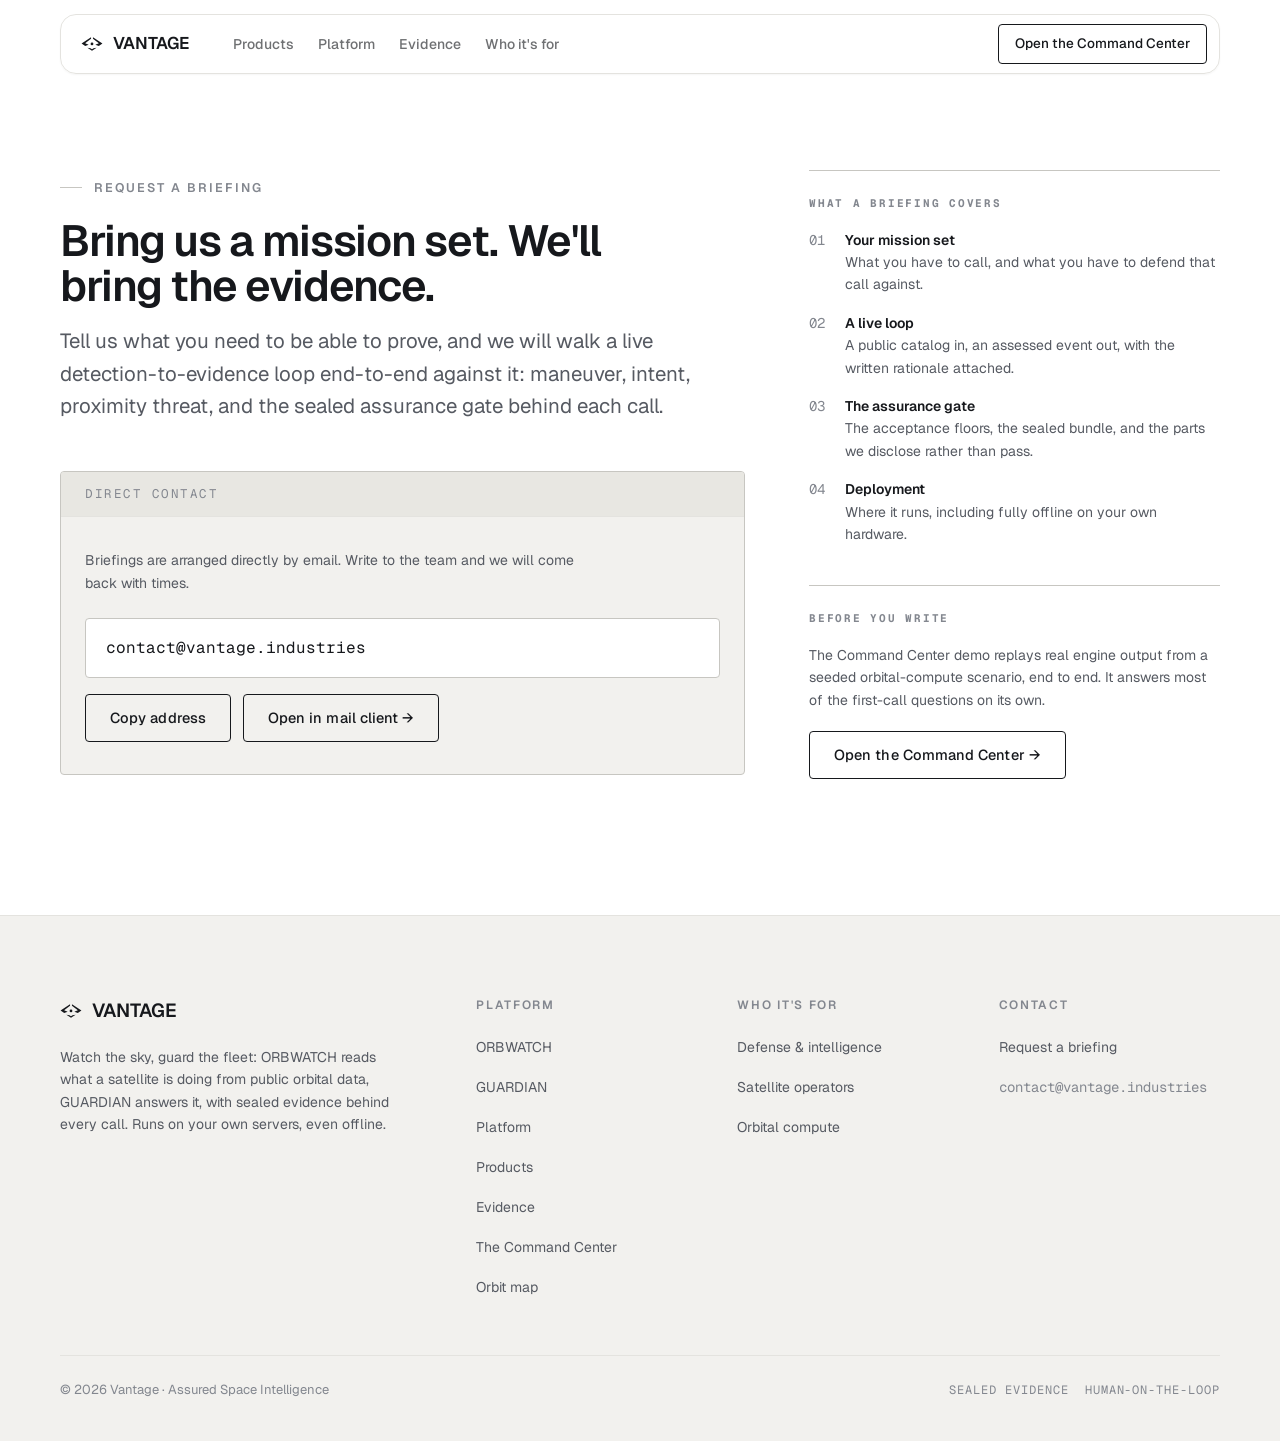
<file: contact/index.html>
<!DOCTYPE html>
<html lang="en">
<head>
<meta charset="UTF-8" />
<meta name="viewport" content="width=device-width, initial-scale=1.0" />
<title>Request a briefing · Vantage</title>
<meta name="description" content="Book a technical briefing with the Vantage team. We'll walk your mission set and run a live detection-to-evidence loop end-to-end, from maneuver detection through the sealed assurance gate." />
<meta name="robots" content="index, follow" />
<meta name="theme-color" content="#ffffff" />
<link rel="canonical" href="https://vantage.industries/contact/" />
<link rel="icon" href="../assets/favicon.svg" type="image/svg+xml" />
<!-- Open Graph -->
<meta property="og:type" content="website" />
<meta property="og:site_name" content="Vantage" />
<meta property="og:title" content="Request a briefing · Vantage" />
<meta property="og:description" content="Book a technical briefing with the Vantage team. We'll walk your mission set and run a live detection-to-evidence loop end-to-end." />
<meta property="og:url" content="https://vantage.industries/contact/" />
<meta property="og:image" content="https://vantage.industries/assets/demo-console.png" />
<meta property="og:image:width" content="1584" />
<meta property="og:image:height" content="928" />
<meta property="og:image:alt" content="The Vantage Command Center: a live LEO feed flagging a foreign inspector that maneuvered to shadow an orbital AI data center, with the evidence panel open beside it." />
<!-- Twitter -->
<meta name="twitter:card" content="summary_large_image" />
<meta name="twitter:title" content="Request a briefing · Vantage" />
<meta name="twitter:description" content="Book a technical briefing with the Vantage team. We'll walk your mission set and run a live detection-to-evidence loop end-to-end." />
<meta name="twitter:image" content="https://vantage.industries/assets/demo-console.png" />
<meta name="twitter:image:alt" content="The Vantage Command Center: a live LEO feed flagging a foreign inspector that maneuvered to shadow an orbital AI data center, with the evidence panel open beside it." />
<link rel="preconnect" href="https://fonts.googleapis.com">
<link rel="preconnect" href="https://fonts.gstatic.com" crossorigin>
<link href="https://fonts.googleapis.com/css2?family=Geist:wght@400;500;600;700&family=Geist+Mono:wght@400;500&display=swap" rel="stylesheet">
<link rel="stylesheet" href="../styles/tokens.css">
<link rel="stylesheet" href="../styles/site.css">
<noscript><style>.reveal{opacity:1;transform:none}</style></noscript>
<style>
  .contact-head{padding:0 0 var(--spacing-48)}
  .contact-head h1{font-weight:600;color:var(--fg);font-size:var(--text-h2);line-height:1.05;letter-spacing:var(--tracking-display);margin:var(--spacing-20) 0 var(--spacing-16);max-width:20ch}
  .contact-head p{color:var(--fg-muted);font-size:var(--text-lede);max-width:58ch}

  .contact-grid{display:grid;grid-template-columns:minmax(0,1.25fr) minmax(0,.75fr);gap:var(--spacing-64);align-items:start;padding:calc(var(--header-inset) + var(--header-height) + var(--spacing-96)) 0 var(--section-pad)}

  /* --- Form ---------------------------------------------------------------- */
  .field{margin-bottom:var(--spacing-24)}
  .field label{display:block;font-family:var(--font-mono);font-size:var(--text-micro);letter-spacing:.14em;text-transform:uppercase;color:var(--fg-faint);margin-bottom:var(--spacing-8)}
  .field .opt{text-transform:none;letter-spacing:0}
  .field input,.field select,.field textarea{
    width:100%;min-height:50px;padding:var(--spacing-12) var(--spacing-16);
    background:var(--bg);border:1px solid var(--rule-strong);border-radius:var(--radius-sm);
    color:var(--fg);font-family:var(--font-sans);font-size:var(--text-body-md);line-height:1.5;
    transition:border-color var(--motion-fast) var(--motion-ease-out);
  }
  .field textarea{min-height:132px;resize:vertical}
  .field select{appearance:none;cursor:pointer;padding-right:var(--spacing-40);
    background-image:linear-gradient(45deg,transparent 50%,#565a62 50%),linear-gradient(135deg,#565a62 50%,transparent 50%);
    background-position:calc(100% - 20px) 23px,calc(100% - 14px) 23px;background-size:6px 6px;background-repeat:no-repeat}
  .field input:hover,.field select:hover,.field textarea:hover{border-color:var(--fg-muted)}
  .field input:focus,.field select:focus,.field textarea:focus{border-color:var(--fg)}
  .field input::placeholder,.field textarea::placeholder{color:var(--fg-faint)}
  .field [aria-invalid="true"]{border-color:var(--status-threat)}
  .field-err{display:none;margin-top:var(--spacing-8);font-family:var(--font-mono);font-size:var(--text-micro);color:var(--status-threat)}
  .field-err::before{content:"! "}
  .field-err.show{display:block}
  .field-hint{margin-top:var(--spacing-8);font-size:13px;color:var(--fg-faint)}

  .row2{display:grid;grid-template-columns:1fr 1fr;gap:var(--spacing-20)}

  .hp{position:absolute;width:1px;height:1px;overflow:hidden;clip-path:inset(50%);white-space:nowrap}

  .form-foot{display:flex;align-items:center;gap:var(--spacing-16);flex-wrap:wrap;margin-top:var(--spacing-32);padding-top:var(--spacing-24);border-top:1px solid var(--rule)}
  .form-note{font-size:13px;color:var(--fg-faint);max-width:44ch}

  .notice{padding:var(--spacing-16) var(--spacing-20);border:1px solid var(--rule-strong);border-radius:var(--radius-sm);background:var(--bg-2);font-size:var(--text-body-sm);margin-bottom:var(--spacing-24)}
  .notice-error{border-color:var(--status-threat);color:var(--fg)}
  .notice-error b{color:var(--status-threat);font-weight:600}
  .notice-error:empty{display:none}

  .done{background:var(--bg-2);border:1px solid var(--rule-strong);border-radius:var(--radius-sm);padding:var(--spacing-48) var(--spacing-32)}
  .done h2{font-weight:600;color:var(--fg);font-size:26px;letter-spacing:var(--tracking-tight);margin:var(--spacing-16) 0 var(--spacing-12)}
  .done p{color:var(--fg-muted);font-size:var(--text-body-sm);max-width:52ch}

  /* --- Direct-address fallback (default state, works with no scripting) ----- */
  .fallback{background:var(--bg-2);border:1px solid var(--rule-strong);border-radius:var(--radius-sm);overflow:hidden}
  .fallback-bar{padding:var(--spacing-12) var(--spacing-24);background:var(--bg-3);border-bottom:1px solid var(--rule);font-family:var(--font-mono);font-size:var(--text-caption);letter-spacing:.12em;text-transform:uppercase;color:var(--fg-faint)}
  .fallback-body{padding:var(--spacing-32) var(--spacing-24)}
  .fallback-body > p{color:var(--fg-muted);font-size:var(--text-body-sm);max-width:56ch}
  .addr{
    display:block;margin:var(--spacing-24) 0 var(--spacing-16);padding:var(--spacing-16) var(--spacing-20);
    background:var(--bg);border:1px solid var(--rule-strong);border-radius:var(--radius-sm);
    font-family:var(--font-mono);font-size:var(--text-body-md);color:var(--fg);
    user-select:all;word-break:break-all;
  }
  .addr-actions{display:flex;gap:var(--spacing-12);flex-wrap:wrap;align-items:center}
  .copied{font-family:var(--font-mono);font-size:var(--text-micro);color:var(--status-nominal)}
  .mission-note{margin-top:var(--spacing-20);font-family:var(--font-mono);font-size:var(--text-micro);color:var(--fg-faint)}

  /* --- Side column ---------------------------------------------------------- */
  .aside-block{border-top:1px solid var(--rule-strong);padding-top:var(--spacing-24);margin-bottom:var(--spacing-40)}
  .aside-block h2{font-family:var(--font-mono);font-size:var(--text-micro);letter-spacing:.16em;text-transform:uppercase;color:var(--fg-faint);margin-bottom:var(--spacing-16)}
  .aside-list{list-style:none;display:flex;flex-direction:column;gap:var(--spacing-16)}
  .aside-list li{display:grid;grid-template-columns:var(--spacing-24) minmax(0,1fr);gap:var(--spacing-12);font-size:var(--text-body-sm);color:var(--fg-muted)}
  .aside-list .n{font-family:var(--font-mono);color:var(--fg-faint)}
  .aside-list b{display:block;color:var(--fg);font-weight:600}

  @media(max-width:900px){
    .contact-grid{grid-template-columns:1fr;gap:var(--spacing-48)}
  }
  @media(max-width:560px){
    .contact-grid{padding-top:calc(var(--header-inset) + var(--header-height) + var(--spacing-64))}
    .contact-head{padding:0 0 var(--spacing-32)}
    .row2{grid-template-columns:1fr;gap:0}
    .fallback-body,.done{padding-left:var(--spacing-20);padding-right:var(--spacing-20)}
  }
</style>
</head>
<body>

<a class="skip-link" href="#main">Skip to main content</a>
<header id="hdr">
  <div class="wrap">
    <nav class="nav-pill">
      <a class="brand" href="../">
        <span class="mark">
          <svg viewBox="0 0 100 100" aria-hidden="true" focusable="false">
            <polygon points="45.6,19.1 2.6,48.1 19.0,58.8 34.9,53.8 18.8,46.6 45.6,26.3"/>
            <polygon points="54.4,19.1 97.4,48.1 81.0,58.8 65.1,53.8 81.2,46.6 54.4,26.3"/>
            <polygon points="29.0,66.9 50.0,80.9 71.0,67.1 57.0,68.9 50.0,73.5 43.0,68.9"/>
            <circle cx="50" cy="49.8" r="6.3"/>
          </svg>
        </span>
        VANTAGE
      </a>
      <div class="navlinks" id="primary-nav">
        <a href="../#capabilities">Products</a>
        <a href="../#platform">Platform</a>
        <a href="../#assurance">Evidence</a>
        <a href="../#segments">Who it's for</a>
        <a class="nav-extra" href="../visualization/">Orbit map</a>
        <a class="nav-extra" href="./" aria-current="page">Request a briefing</a>
      </div>
      <div class="nav-right">
        <a href="../demo/" class="nav-cta"><span>Open the Command Center</span></a>
        <button class="nav-toggle" type="button" aria-label="Open navigation" aria-expanded="false" aria-controls="primary-nav">
          <svg viewBox="0 0 24 24" stroke-width="1.6" aria-hidden="true" focusable="false"><path d="M4 7h16M4 12h16M4 17h16"/></svg>
        </button>
      </div>
    </nav>
  </div>
</header>

<main id="main">
  <div class="wrap">

    <div class="contact-grid">
      <div>

        <div class="contact-head">
          <span class="eyebrow reveal">Request a briefing</span>
          <h1 class="reveal">Bring us a mission set. We'll bring the evidence.</h1>
          <p class="reveal">Tell us what you need to be able to prove, and we will walk a live detection-to-evidence loop end-to-end against it: maneuver, intent, proximity threat, and the sealed assurance gate behind each call.</p>
        </div>

        <div class="fallback reveal" id="fallback">
          <div class="fallback-bar">Direct contact</div>
          <div class="fallback-body">
            <div class="notice notice-error" id="form-error" role="alert"></div>
            <p id="fallback-lede">Briefings are arranged directly by email. Write to the team and we will come back with times.</p>
            <span class="addr" id="contact-address">contact@vantage.industries</span>
            <div class="addr-actions">
              <button type="button" class="btn" id="copy-address" hidden>Copy address</button>
              <a class="btn" href="mailto:contact@vantage.industries?subject=Briefing%20request" id="mailto-link">Open in mail client →</a>
              <span class="copied" id="copy-status" role="status" aria-live="polite"></span>
            </div>
            <p class="mission-note" id="mission-note" hidden></p>
          </div>
        </div>

        <form id="briefing-form" data-endpoint="" method="post" novalidate hidden>
          <div class="row2">
            <div class="field">
              <label for="name">Name</label>
              <input type="text" id="name" name="name" autocomplete="name" />
            </div>
            <div class="field">
              <label for="email">Work email <span class="opt">(required)</span></label>
              <input type="email" id="email" name="email" autocomplete="email" required aria-describedby="email-err" />
              <p class="field-err" id="email-err"></p>
            </div>
          </div>

          <div class="row2">
            <div class="field">
              <label for="organization">Organization</label>
              <input type="text" id="organization" name="organization" autocomplete="organization" />
            </div>
            <div class="field">
              <label for="role">Role</label>
              <input type="text" id="role" name="role" autocomplete="organization-title" />
            </div>
          </div>

          <div class="field">
            <label for="mission">Mission area</label>
            <select id="mission" name="mission">
              <option value="" selected>Select a mission area</option>
              <option value="defense">Defense &amp; intelligence</option>
              <option value="operators">Satellite operators</option>
              <option value="orbital">Orbital compute &amp; AI infrastructure</option>
              <option value="other">Other</option>
            </select>
          </div>

          <div class="field">
            <label for="message">What would you like us to walk through?</label>
            <textarea id="message" name="message" placeholder="The mission set, the call you need to be able to defend, and anything you want run against the engine."></textarea>
            <p class="field-hint">Please keep this unclassified.</p>
          </div>

          <div class="hp" aria-hidden="true">
            <label for="company-website">Company website</label>
            <input type="text" id="company-website" name="company_website" tabindex="-1" autocomplete="off" />
          </div>

          <div class="form-foot">
            <button type="submit" class="btn btn-solid" id="submit-btn">Request a briefing →</button>
            <span id="form-status" role="status" aria-live="polite"></span>
            <p class="form-note">We reply from a monitored role address. We do not add you to a mailing list.</p>
          </div>
        </form>

        <div class="done" id="form-success" role="status" tabindex="-1" hidden>
          <span class="chip chip-nominal">Received</span>
          <h2>Request received.</h2>
          <p>Thanks. We will come back to you at the address you gave us with times for a technical briefing. If you would rather move faster, the Command Center demo runs the same detection-to-evidence loop in your browser right now.</p>
        </div>

      </div>

      <aside class="reveal">
        <div class="aside-block">
          <h2>What a briefing covers</h2>
          <ol class="aside-list">
            <li><span class="n">01</span><span><b>Your mission set</b>What you have to call, and what you have to defend that call against.</span></li>
            <li><span class="n">02</span><span><b>A live loop</b>A public catalog in, an assessed event out, with the written rationale attached.</span></li>
            <li><span class="n">03</span><span><b>The assurance gate</b>The acceptance floors, the sealed bundle, and the parts we disclose rather than pass.</span></li>
            <li><span class="n">04</span><span><b>Deployment</b>Where it runs, including fully offline on your own hardware.</span></li>
          </ol>
        </div>
        <div class="aside-block">
          <h2>Before you write</h2>
          <p style="color:var(--fg-muted);font-size:var(--text-body-sm)">The Command Center demo replays real engine output from a seeded orbital-compute scenario, end to end. It answers most of the first-call questions on its own.</p>
          <div class="cta-row" style="margin-top:var(--spacing-20)">
            <a href="../demo/" class="btn">Open the Command Center →</a>
          </div>
        </div>
      </aside>
    </div>

  </div>
</main>

<footer>
  <div class="wrap">
    <div class="foot-top">
      <div class="foot-brand">
        <a class="brand" href="../">
          <span class="mark">
            <svg viewBox="0 0 100 100" aria-hidden="true" focusable="false">
              <polygon points="45.6,19.1 2.6,48.1 19.0,58.8 34.9,53.8 18.8,46.6 45.6,26.3"/>
              <polygon points="54.4,19.1 97.4,48.1 81.0,58.8 65.1,53.8 81.2,46.6 54.4,26.3"/>
              <polygon points="29.0,66.9 50.0,80.9 71.0,67.1 57.0,68.9 50.0,73.5 43.0,68.9"/>
              <circle cx="50" cy="49.8" r="6.3"/>
            </svg>
          </span>
          VANTAGE
        </a>
        <p>Watch the sky, guard the fleet: ORBWATCH reads what a satellite is doing from public orbital data, GUARDIAN answers it, with sealed evidence behind every call. Runs on your own servers, even offline.</p>
      </div>
      <div class="foot-col">
        <h5>Platform</h5>
        <a href="../orbwatch/">ORBWATCH</a>
        <a href="../guardian/">GUARDIAN</a>
        <a href="../#platform">Platform</a>
        <a href="../#capabilities">Products</a>
        <a href="../#assurance">Evidence</a>
        <a href="../demo/">The Command Center</a>
        <a href="../visualization/">Orbit map</a>
      </div>
      <div class="foot-col">
        <h5>Who it's for</h5>
        <a href="../#defense">Defense &amp; intelligence</a>
        <a href="../#operators">Satellite operators</a>
        <a href="../#orbital-compute">Orbital compute</a>
      </div>
      <div class="foot-col">
        <h5>Contact</h5>
        <a href="./" aria-current="page">Request a briefing</a>
        <span class="plain">contact@vantage.industries</span>
      </div>
    </div>
    <div class="foot-bot">
      <p>© 2026 Vantage · Assured Space Intelligence</p>
      <span class="region"><span>SEALED EVIDENCE</span><span>HUMAN-ON-THE-LOOP</span></span>
    </div>
  </div>
</footer>

<script src="../scripts/site.js" defer></script>
<script src="contact.js" defer></script>
</body>
</html>
</file>
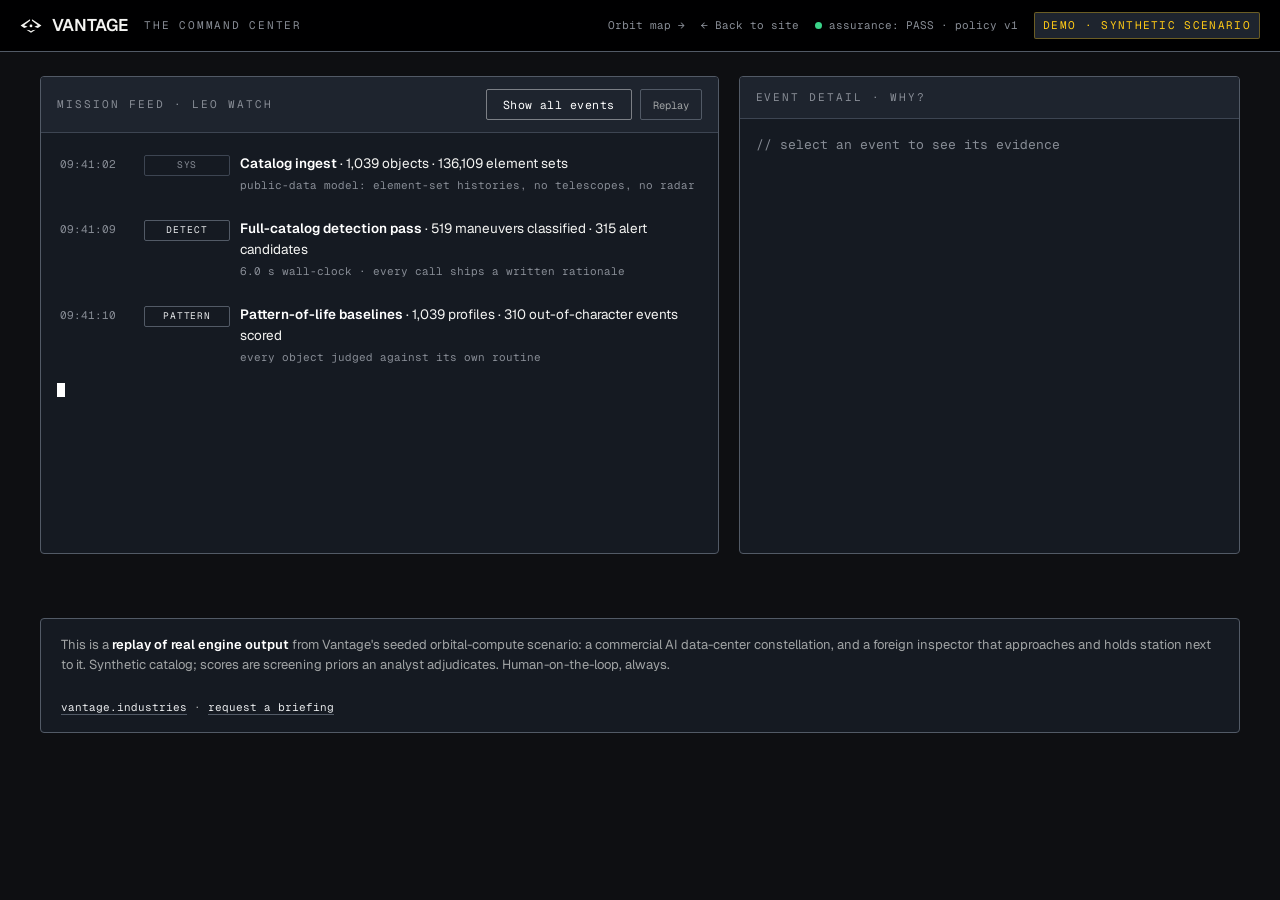
<file: demo/index.html>
<!DOCTYPE html>
<html lang="en">
<head>
<meta charset="UTF-8" />
<meta name="viewport" content="width=device-width, initial-scale=1.0" />
<title>Vantage · The Command Center</title>
<meta name="description" content="An interactive replay of Vantage catching a foreign inspector shadowing an orbital AI data center: maneuver detection, intent, proximity-threat screening, and sealed assurance, from real engine output on the seeded scenario." />
<meta name="theme-color" content="#000000" />
<link rel="canonical" href="https://vantage.industries/demo/" />
<link rel="icon" href="../assets/favicon.svg" type="image/svg+xml" />
<!-- Open Graph -->
<meta property="og:type" content="website" />
<meta property="og:site_name" content="Vantage" />
<meta property="og:title" content="Vantage · The Command Center" />
<meta property="og:description" content="An interactive replay of Vantage catching a foreign inspector shadowing an orbital AI data center: maneuver detection, intent, proximity-threat screening, and sealed assurance." />
<meta property="og:url" content="https://vantage.industries/demo/" />
<meta property="og:image" content="https://vantage.industries/assets/demo-console.png" />
<meta property="og:image:width" content="1584" />
<meta property="og:image:height" content="928" />
<meta property="og:image:alt" content="The Vantage Command Center: a live LEO feed flagging a foreign inspector that maneuvered to shadow an orbital AI data center, with the evidence panel open beside it." />
<!-- Twitter -->
<meta name="twitter:card" content="summary_large_image" />
<meta name="twitter:title" content="Vantage · The Command Center" />
<meta name="twitter:description" content="An interactive replay of Vantage catching a foreign inspector shadowing an orbital AI data center: maneuver detection, intent, proximity-threat screening, and sealed assurance." />
<meta name="twitter:image" content="https://vantage.industries/assets/demo-console.png" />
<meta name="twitter:image:alt" content="The Vantage Command Center: a live LEO feed flagging a foreign inspector that maneuvered to shadow an orbital AI data center, with the evidence panel open beside it." />
<link rel="preconnect" href="https://fonts.googleapis.com">
<link rel="preconnect" href="https://fonts.gstatic.com" crossorigin>
<link href="https://fonts.googleapis.com/css2?family=Geist:wght@400;500;600;700&family=Geist+Mono:wght@400;500&display=swap" rel="stylesheet">
<link rel="stylesheet" href="../styles/tokens.css">
<link rel="stylesheet" href="../styles/site.css">
<style>
  /* The Command Center is a product surface, not a marketing page, so it keeps
     its own shell: a sticky status bar in place of the site header, and no
     footer. Everything inside that shell is now drawn from the shared tokens.

     It previously declared a private :root (blue-black #080b11, Space Grotesk +
     IBM Plex Sans, a #57a0c4 accent the system explicitly forbids, 6px radii
     and one filled button) and imported neither stylesheet, so the page a buyer
     clicks into from the landing page looked like a different company's
     product. Nothing about the replay or its content changed. */

  body{line-height:1.55}

  /* top bar */
  .top{position:sticky;top:0;z-index:20;display:flex;align-items:center;justify-content:space-between;gap:var(--spacing-12);
       padding:var(--spacing-12) var(--spacing-20);background:rgba(0,0,0,.94);border-bottom:1px solid var(--rule-edge);backdrop-filter:blur(25px)}
  /* .brand itself comes from site.css, so the wordmark lockup is identical to
     the marketing pages. Only the console qualifier is local. */
  .top-left{display:flex;align-items:center;gap:var(--spacing-16);flex-wrap:wrap}
  .console-tag{font-family:var(--font-mono);font-size:var(--text-micro);letter-spacing:var(--tracking-label);
               text-transform:uppercase;color:var(--text-faint);white-space:nowrap}
  .top-right{display:flex;align-items:center;gap:var(--spacing-16);flex-wrap:wrap}
  .status-pill{display:inline-flex;align-items:center;gap:7px;font-family:var(--font-mono);font-size:var(--text-micro);color:var(--text-faint)}
  /* No glow: the system has no shadows anywhere, including on a status dot. */
  .dot{width:7px;height:7px;border-radius:50%;background:var(--status-nominal)}
  .demo-badge{font-family:var(--font-mono);font-size:var(--text-micro);letter-spacing:.12em;color:var(--status-watch);
              border:1px solid rgba(255,202,22,.34);background:var(--surface-chrome);padding:var(--spacing-4) var(--spacing-8);border-radius:var(--radius-xs)}

  /* layout */
  .shell{max-width:1240px;margin:0 auto;padding:var(--spacing-24) var(--spacing-20) var(--spacing-64);display:grid;grid-template-columns:1.15fr .85fr;gap:var(--spacing-20)}
  @media(max-width:960px){.shell{grid-template-columns:1fr}}

  .panel{background:var(--surface-panel);border:1px solid var(--rule-edge);border-radius:var(--radius-sm);overflow:hidden}
  .panel-h{display:flex;align-items:center;justify-content:space-between;gap:var(--spacing-12);padding:var(--spacing-12) var(--spacing-16);border-bottom:1px solid var(--rule-hairline);background:var(--surface-chrome)}
  .panel-h .ttl{font-family:var(--font-mono);font-size:var(--text-micro);letter-spacing:.18em;text-transform:uppercase;color:var(--text-faint)}
  .panel-h .ctl{display:flex;gap:var(--spacing-8)}
  /* A compact ghost control. The site's .btn is 44px tall by rule, which is
     right for a marketing page and too heavy for a console header, so these
     stay small on precise pointers and reach 44px on coarse ones below. */
  .chip-btn{font-family:var(--font-mono);font-size:10.5px;color:var(--text-muted);background:transparent;border:1px solid var(--rule-edge);
            border-radius:var(--radius-xs);padding:7px var(--spacing-12);cursor:pointer;
            transition:border-color var(--motion-fast) var(--motion-ease-out),color var(--motion-fast) var(--motion-ease-out)}
  .chip-btn:hover{border-color:var(--text-primary);color:var(--text-primary)}
  /* The escape hatch out of the timed replay, and the one control a visitor is
     most likely to want. Priority is carried by border and label brightness:
     the system never fills a button, so this is no longer a solid block. */
  .chip-btn.lead{color:var(--text-primary);border-color:rgba(255,255,255,.42);font-size:11.5px;letter-spacing:.04em;padding:7px var(--spacing-16)}
  .chip-btn.lead:hover{border-color:var(--text-primary)}
  .back-link{font-family:var(--font-mono);font-size:var(--text-micro);color:var(--text-faint);transition:color var(--motion-fast) var(--motion-ease-out)}
  .back-link:hover{color:var(--text-primary)}
  /* Touch input gets 44px targets on every control on the page. */
  @media(pointer:coarse){
    .chip-btn{min-height:44px;padding-left:16px;padding-right:16px}
    .back-link,.brand,.about a{display:inline-flex;align-items:center;min-height:44px}
  }

  /* feed */
  .feed{min-height:420px;max-height:70vh;overflow-y:auto;padding:var(--spacing-8)}
  .ev{display:grid;grid-template-columns:74px 86px 1fr;gap:10px;padding:11px 10px;border-radius:var(--radius-sm);cursor:pointer;
      border:1px solid transparent;transition:background var(--motion-fast) var(--motion-ease-out),border-color var(--motion-fast) var(--motion-ease-out);align-items:baseline}
  .ev:hover{background:var(--surface-chrome)}
  .ev.sel{background:var(--surface-chrome);border-color:var(--rule-edge)}
  .ev .ts{font-family:var(--font-mono);font-size:var(--text-micro);color:var(--text-faint)}
  .ev .kind{font-family:var(--font-mono);font-size:9.5px;letter-spacing:.1em;padding:2px 7px;border-radius:var(--radius-xs);text-align:center;white-space:nowrap}
  /* Five event kinds, three of which map to a real status. The other two, SYS
     and DETECT/PATTERN-class info, are not states and so carry no status
     color: they separate on text tier and rule weight instead. This is what
     replaced the blue accent, which meant nothing and was a fourth color. */
  .k-sys{color:var(--text-faint);border:1px solid var(--rule-hairline)}
  .k-info{color:var(--text-body);border:1px solid var(--rule-edge)}
  .k-warn{color:var(--status-watch);border:1px solid rgba(255,202,22,.34)}
  .k-crit{color:var(--status-threat);border:1px solid rgba(255,107,95,.34)}
  .k-ok{color:var(--status-nominal);border:1px solid rgba(58,211,137,.34)}
  .ev .body b{color:var(--text-primary);font-weight:var(--font-weight-semibold)}
  .ev .body{font-size:13.5px}
  .ev .sub{display:block;font-family:var(--font-mono);font-size:var(--text-micro);color:var(--text-faint);margin-top:3px}
  .cursor{display:inline-block;width:8px;height:14px;background:var(--text-primary);vertical-align:-2px;animation:blink 1.1s steps(1) infinite;margin-left:var(--spacing-8)}
  @keyframes blink{50%{opacity:0}}

  /* detail */
  .detail{padding:var(--spacing-16)}
  .detail .hint{color:var(--text-faint);font-size:13px;font-family:var(--font-mono)}
  .detail h2{font-family:var(--font-sans);font-size:19px;font-weight:var(--font-weight-semibold);color:var(--text-primary);letter-spacing:var(--tracking-tight);margin-bottom:4px;text-wrap:balance}
  .detail .meta{font-family:var(--font-mono);font-size:var(--text-micro);color:var(--text-faint);margin-bottom:14px}
  .sev{display:inline-block;font-family:var(--font-mono);font-size:10px;letter-spacing:.1em;padding:2px var(--spacing-8);border-radius:var(--radius-xs);margin-left:var(--spacing-8);vertical-align:2px}
  .sev.HIGH,.sev.CRITICAL{color:var(--status-threat);border:1px solid rgba(255,107,95,.34)}
  .sev.WARNING{color:var(--status-watch);border:1px solid rgba(255,202,22,.34)}
  .sev.ROUTINE,.sev.PASS{color:var(--status-nominal);border:1px solid rgba(58,211,137,.34)}
  .block{border:1px solid var(--rule-edge);border-radius:var(--radius-sm);margin-top:var(--spacing-12);overflow:hidden}
  .block .bh{font-family:var(--font-mono);font-size:10px;letter-spacing:.16em;text-transform:uppercase;color:var(--text-faint);
             padding:var(--spacing-8) var(--spacing-12);border-bottom:1px solid var(--rule-hairline);background:var(--surface-chrome)}
  .block .bc{padding:var(--spacing-12);font-size:13.5px}
  .sig{display:flex;gap:10px;padding:7px 0;border-bottom:1px dashed var(--rule-hairline);align-items:baseline}
  .sig:last-child{border-bottom:none}
  .sig .mark{color:var(--status-nominal);font-family:var(--font-mono);font-size:12px;flex:0 0 auto}
  .sig .name{font-family:var(--font-mono);font-size:12px;color:var(--text-primary);flex:0 0 175px}
  .sig .why{color:var(--text-muted);font-size:12.5px}
  /* Applied to a <span>. Without display:block the border only draws at the
     start of the first line fragment and the end of the last when the quote
     wraps, and the padding lands on the wrong edges. */
  .rationale{display:block;font-family:var(--font-mono);font-size:12.5px;color:var(--text-body);background:var(--surface-canvas);border:1px solid var(--rule-hairline);
             border-radius:var(--radius-sm);padding:10px var(--spacing-12);margin-top:6px;line-height:1.7}
  .note{margin-top:var(--spacing-12);font-size:12.5px;color:var(--text-muted)}
  .note b{color:var(--text-body)}

  /* about strip */
  .about{max-width:1240px;margin:0 auto;padding:0 var(--spacing-20) var(--spacing-40);color:var(--text-muted);font-size:13px}
  .about .inner{border:1px solid var(--rule-edge);border-radius:var(--radius-sm);background:var(--surface-panel);padding:var(--spacing-16) var(--spacing-20);display:flex;gap:var(--spacing-24);flex-wrap:wrap;justify-content:space-between;align-items:center}
  .about b{color:var(--text-primary);font-weight:var(--font-weight-semibold)}
  .about a{color:var(--text-body);border-bottom:1px solid var(--rule-edge);transition:color var(--motion-fast) var(--motion-ease-out),border-color var(--motion-fast) var(--motion-ease-out)}
  .about a:hover{color:var(--text-primary);border-bottom-color:var(--text-primary)}
  .about .fine{font-family:var(--font-mono);font-size:var(--text-micro)}

  @media(prefers-reduced-motion:reduce){.cursor{animation:none}}
</style>
</head>
<body class="tone-dark">

<div class="top">
  <div class="top-left">
    <a class="brand" href="../">
      <span class="mark">
        <svg width="26" height="26" viewBox="0 0 100 100" fill="#fff" aria-hidden="true" focusable="false">
          <polygon points="45.6,19.1 2.6,48.1 19.0,58.8 34.9,53.8 18.8,46.6 45.6,26.3"/>
          <polygon points="54.4,19.1 97.4,48.1 81.0,58.8 65.1,53.8 81.2,46.6 54.4,26.3"/>
          <polygon points="29.0,66.9 50.0,80.9 71.0,67.1 57.0,68.9 50.0,73.5 43.0,68.9"/>
          <circle cx="50" cy="49.8" r="6.3"/>
        </svg>
      </span>
      VANTAGE
    </a>
    <span class="console-tag">The Command Center</span>
  </div>
  <div class="top-right">
    <a class="back-link" href="../visualization/">Orbit map →</a>
    <a class="back-link" href="../">← Back to site</a>
    <span class="status-pill"><span class="dot"></span>assurance: PASS · policy v1</span>
    <span class="demo-badge">DEMO · SYNTHETIC SCENARIO</span>
  </div>
</div>

<div class="shell">
  <div class="panel">
    <div class="panel-h">
      <span class="ttl">Mission Feed · LEO watch</span>
      <span class="ctl">
        <button class="chip-btn lead" id="skip">Show all events</button>
        <button class="chip-btn" id="replay">Replay</button>
      </span>
    </div>
    <div class="feed" id="feed" role="log" aria-label="Mission feed, LEO watch"><span class="cursor" id="cur"></span></div>
  </div>

  <div class="panel">
    <div class="panel-h"><span class="ttl">Event Detail · Why?</span></div>
    <div class="detail" id="detail" role="region" aria-label="Event detail" aria-live="polite">
      <p class="hint">// select an event to see its evidence</p>
    </div>
  </div>
</div>

<div class="about">
  <div class="inner">
    <span>This is a <b>replay of real engine output</b> from Vantage's seeded orbital-compute scenario: a commercial AI data-center constellation, and a foreign inspector that approaches and holds station next to it. Synthetic catalog; scores are screening priors an analyst adjudicates. Human-on-the-loop, always.</span>
    <span class="fine"><a href="../">vantage.industries</a> · <a href="../contact/">request a briefing</a></span>
  </div>
</div>

<script>
const EVENTS = [
  {t:"09:41:02", k:"SYS", cls:"k-sys", body:"<b>Catalog ingest</b> · 1,039 objects · 136,109 element sets",
   sub:"public-data model: element-set histories, no telescopes, no radar",
   d:{h:"Catalog ingest", sev:"", meta:"synthetic sky · seeded scenario · deterministic (seed 42)",
      blocks:[["What happened","Vantage ingested a full synthetic catalog: 1,039 objects with five-year element-set histories, including a commercial AI compute constellation (STARFORGE COMPUTE-01..04) at 575 km and the rest of a realistic LEO/MEO/GEO population."],
              ["Why synthetic","The scenario is seeded so every number in this demo is reproducible engine output, not marketing. On real data, the same pipeline runs on public catalogs (CelesTrak, Space-Track)."]]}},
  {t:"09:41:09", k:"DETECT", cls:"k-info", body:"<b>Full-catalog detection pass</b> · 519 maneuvers classified · 315 alert candidates",
   sub:"6.0 s wall-clock · every call ships a written rationale",
   d:{h:"Detection pass", sev:"", meta:"519 maneuvers · 315 alert candidates · 6.0 s",
      blocks:[["How it works","Physics subtracts what nature does to an orbit (Earth's oblateness, atmospheric drag). Whatever residual remains is somebody's engine: detected, measured, timestamped, then classified with a rule-based, fully auditable intent model."],
              ["Why it matters","No black box. Every one of the 519 calls carries a written rationale an analyst, or an auditor, can check."]]}},
  {t:"09:41:10", k:"PATTERN", cls:"k-info", body:"<b>Pattern-of-life baselines</b> · 1,039 profiles · 310 out-of-character events scored",
   sub:"every object judged against its own routine",
   d:{h:"Pattern-of-life pass", sev:"", meta:"1,039 baselines · 310 out-of-character events",
      blocks:[["How it works","Each object gets a behavioral baseline from its own history: activity class, maneuver cadence, typical burn size. New behavior is scored against the baseline that existed before it, with plain-English reasons."]]}},
  {t:"09:41:44", k:"CONJ", cls:"k-warn", body:"<b>Conjunction screen</b> · GLONASS-1200 × GPS-1846 · 1.99 km @ 11.09 km/s",
   sub:"WARNING · priority 0.44 · model 0.1% (screening prior)",
   d:{h:"Conjunction: GLONASS-1200 × GPS-1846", sev:"WARNING", meta:"miss 1.99 km · relative speed 11.09 km/s · priority 0.44",
      blocks:[["What happened","The SGP4 all-pairs screen found a sub-2 km close approach and ranked it with a collision model calibrated on 162,634 real ESA close-approach reports."],
              ["Honest limits","On public catalogs the percentage is a labeled screening prior, not an operational collision probability: public element sets carry no covariance. The number ranks what deserves attention; an analyst decides."]]}},
  {t:"09:42:17", k:"MANEUVER", cls:"k-warn", body:"<b>RUS-INSPECTOR-11039</b> · maneuver detected · intent: PROXIMITY_RENDEZVOUS",
   sub:"confidence 0.99 · Δv 32.9 m/s · co-planar closing approach",
   d:{h:"Maneuver: RUS-INSPECTOR-11039", sev:"HIGH", meta:"intent PROXIMITY_RENDEZVOUS · confidence 0.99 · Δv 32.9 m/s",
      blocks:[["The engine's own rationale, verbatim","<span class='rationale'>Co-planar closing approach to STARFORGE COMPUTE-01 (NORAD 11035); min range 3.0 km, plane match 0.00°.</span>"],
              ["Why this fired","A burn that actively closes range on one specific object, in its exact orbital plane, is the behavioral signature of a rendezvous, and this one's target is a commercial AI compute node."]]}},
  {t:"09:42:18", k:"THREAT", cls:"k-crit", body:"<b>SHADOWING</b> · RUS-INSPECTOR-11039 → STARFORGE COMPUTE-01 · score 0.81",
   sub:"HIGH · min range 3.0 km · one-sided, persistent, co-moving",
   d:{h:"Proximity threat: shadowing an AI data center", sev:"HIGH", meta:"RPO class SHADOWING · score 0.81 · min range 3.0 km · window 12 h",
      sigs:[["persistentProximity","held inside the proximity radius for most of the watch window"],
            ["lowRelativeVelocity","co-moving with the target: orbit-matched, not passing by"],
            ["maneuverShrinksMiss","its own burns closed the gap: this geometry was purchased, not coincidental"],
            ["coLocationMaintained","stayed close and maneuvered to stay close"],
            ["oneSided","the inspector maneuvers with intent; the compute node stays passive"]],
      blocks:[["The discriminator","<b>One-sidedness is the master gate.</b> STARFORGE's own nodes fly in formation too, but nobody burns fuel to stay there; orbital mechanics holds them. In this same scenario the adjacent COMPUTE-01 ↔ COMPUTE-02 pair correctly reads as benign. One party maneuvering to hold station next to another who never agreed to it: that is the signature of shadowing."],
              ["What happens next","Routed to the analyst queue with every signal above attached. A score is a screening prior; a human makes the call. Human-on-the-loop, by design."]]}},
  {t:"09:42:40", k:"PATTERN", cls:"k-crit", body:"<b>COSMOS-1139</b> · first maneuver after 3.8 years dormant",
   sub:"CRITICAL · Δv 476.8 m/s · plane change 6.31° · out of character",
   d:{h:"Out-of-character: COSMOS-1139", sev:"CRITICAL", meta:"dormant 3.8 yr → Δv 476.8 m/s with a 6.31° plane change",
      blocks:[["The engine's alert, verbatim","<span class='rationale'>Δv 188.0–476.8 m/s class burn does not match a routine signature. Notable plane change of 6.31°. ⚑ Also out of character: first detected maneuver after 3.8 yr of dormancy.</span>"],
              ["Why it matters","Dormant-then-active is the classic early warning in space domain awareness. The score is earned: this object demonstrably held its orbit for years, so its first burn carries the full out-of-character weight."]]}},
  {t:"09:43:05", k:"ASSURE", cls:"k-ok", body:"<b>Assurance gate</b> · verdict PASS · evidence sealed",
   sub:"14 floors met · 1 skip (credential-gated, disclosed) · 2 known-weak monitors · sha256:732c19…",
   d:{h:"Assurance: we pass our own gate", sev:"PASS", meta:"policy vantage-ssa-v1 · 14 PASS · 0 FAIL · 1 SKIP · 2 MONITOR · sealed sha256:732c19…",
      blocks:[["What this is","Every model behind this feed is graded against explicit, versioned acceptance floors (detection recall, false-alarm rate, collision calibration, shadower recall) on every release. The metrics are sealed into a tamper-evident bundle: change one number and the seal breaks."],
              ["The honest parts, on purpose","The one SKIP is the real-data check (credential-gated, disclosed, never silently passed). The two MONITORs are documented weak classes recorded on every run so they cannot quietly regress. That is the product: receipts, not claims."]]}}
];

const feed = document.getElementById('feed');
const cur = document.getElementById('cur');
const detail = document.getElementById('detail');
let timers = [];

function renderDetail(d){
  let h = `<h2>${d.h}${d.sev?`<span class="sev ${d.sev}">${d.sev}</span>`:''}</h2><p class="meta">${d.meta}</p>`;
  if(d.sigs){
    h += `<div class="block"><div class="bh">Evidence · signals that fired</div><div class="bc">` +
         d.sigs.map(s=>`<div class="sig"><span class="mark">✓</span><span class="name">${s[0]}</span><span class="why">${s[1]}</span></div>`).join('') +
         `</div></div>`;
  }
  for(const b of d.blocks){
    h += `<div class="block"><div class="bh">${b[0]}</div><div class="bc">${b[1]}</div></div>`;
  }
  detail.innerHTML = h;
}

// Strips the markup out of an event's copy so the row can carry a readable
// accessible name instead of being an unlabelled focusable div.
function plain(html){
  const t = document.createElement('div');
  t.innerHTML = html;
  return (t.textContent || '').replace(/\s+/g,' ').trim();
}

function addEvent(e, select){
  const div = document.createElement('div');
  div.className = 'ev';
  div.setAttribute('tabindex','0');
  div.setAttribute('role','button');
  div.setAttribute('aria-pressed','false');
  div.setAttribute('aria-controls','detail');
  div.setAttribute('aria-label', `${e.t} · ${e.k} · ${plain(e.body)}. ${plain(e.sub)}. Show evidence.`);
  div.innerHTML = `<span class="ts">${e.t}</span><span class="kind ${e.cls}">${e.k}</span><span class="body">${e.body}<span class="sub">${e.sub}</span></span>`;
  const pick = ()=>{
    document.querySelectorAll('.ev').forEach(x=>{ x.classList.remove('sel'); x.setAttribute('aria-pressed','false'); });
    div.classList.add('sel');
    div.setAttribute('aria-pressed','true');
    renderDetail(e.d);
  };
  div.addEventListener('click', pick);
  div.addEventListener('keydown', ev=>{ if(ev.key==='Enter'||ev.key===' '){ev.preventDefault();pick();} });
  feed.insertBefore(div, cur);
  feed.scrollTop = feed.scrollHeight;
  if(select) pick();
}

// Total replay is ~3.5 s. The original ran 10.3 s, which is a long time to
// watch a half-drawn feed before the ASSURE event lands.
const GAPS = [420,340,560,700,520,620,560];
const LEAD_IN = 260;

// Which event opens selected. THREAT is the scenario's payload and stays the
// default, but the landing page's assurance panel claims a reviewer can
// re-check the gate, so `#assure` has to be able to land on that exact event.
// Any event kind works; unknown fragments fall back to the default.
function targetKind(){
  const hash = (location.hash || '').replace('#','').toUpperCase();
  return EVENTS.some(e => e.k === hash) ? hash : 'THREAT';
}

function play(instant, kind){
  const want = kind || targetKind();
  timers.forEach(clearTimeout); timers = [];
  document.querySelectorAll('.ev').forEach(x=>x.remove());
  detail.innerHTML = '<p class="hint">// select an event to see its evidence</p>';
  const reduced = matchMedia('(prefers-reduced-motion: reduce)').matches;
  let delay = 0;
  EVENTS.forEach((e,i)=>{
    const gap = (instant||reduced) ? 0 : (i===0 ? LEAD_IN : GAPS[i-1] || 500);
    delay += gap;
    timers.push(setTimeout(()=>addEvent(e, e.k===want), delay));
  });
}

document.getElementById('skip').addEventListener('click', ()=>play(true));
document.getElementById('replay').addEventListener('click', ()=>play(false));
// Arriving on #assure should not make a visitor sit through the full replay
// before the thing they clicked for appears, so a deep link plays instantly.
addEventListener('hashchange', ()=>play(true));
play(targetKind() !== 'THREAT');
</script>
</body>
</html>
</file>
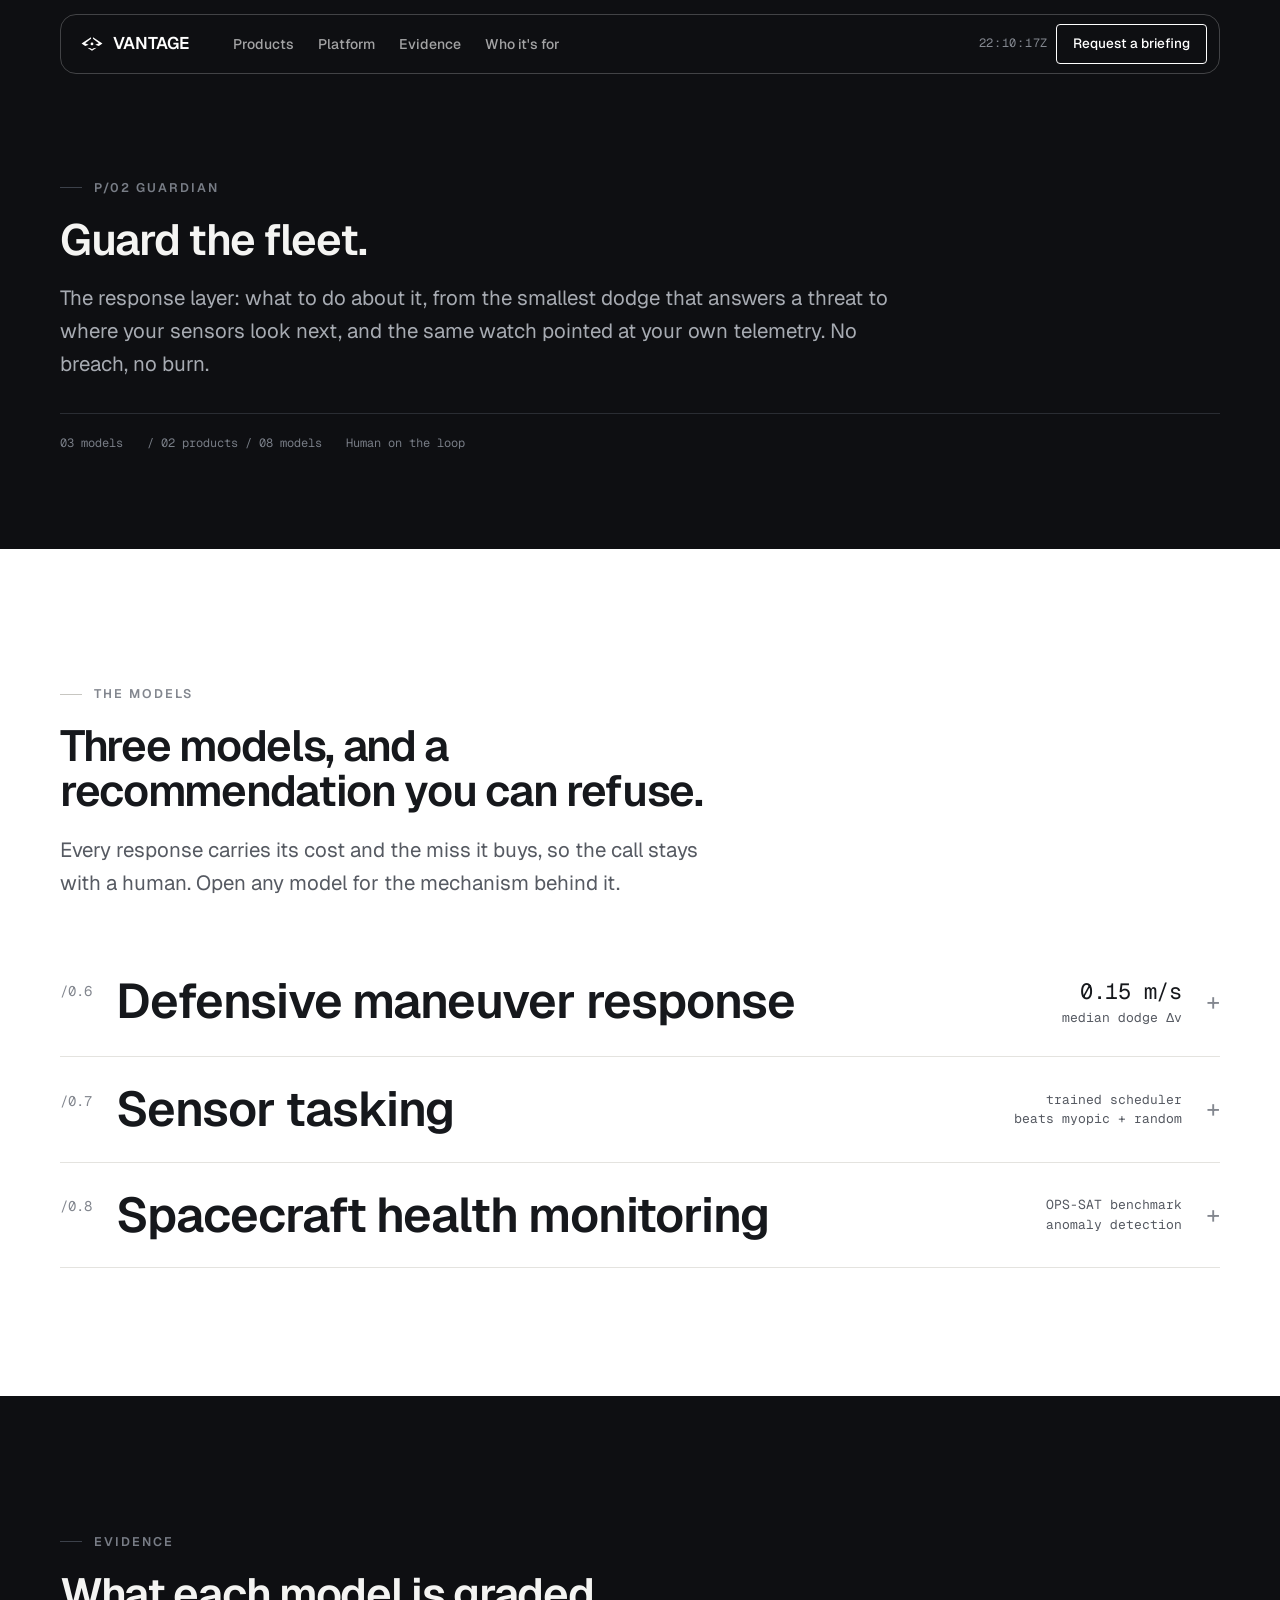
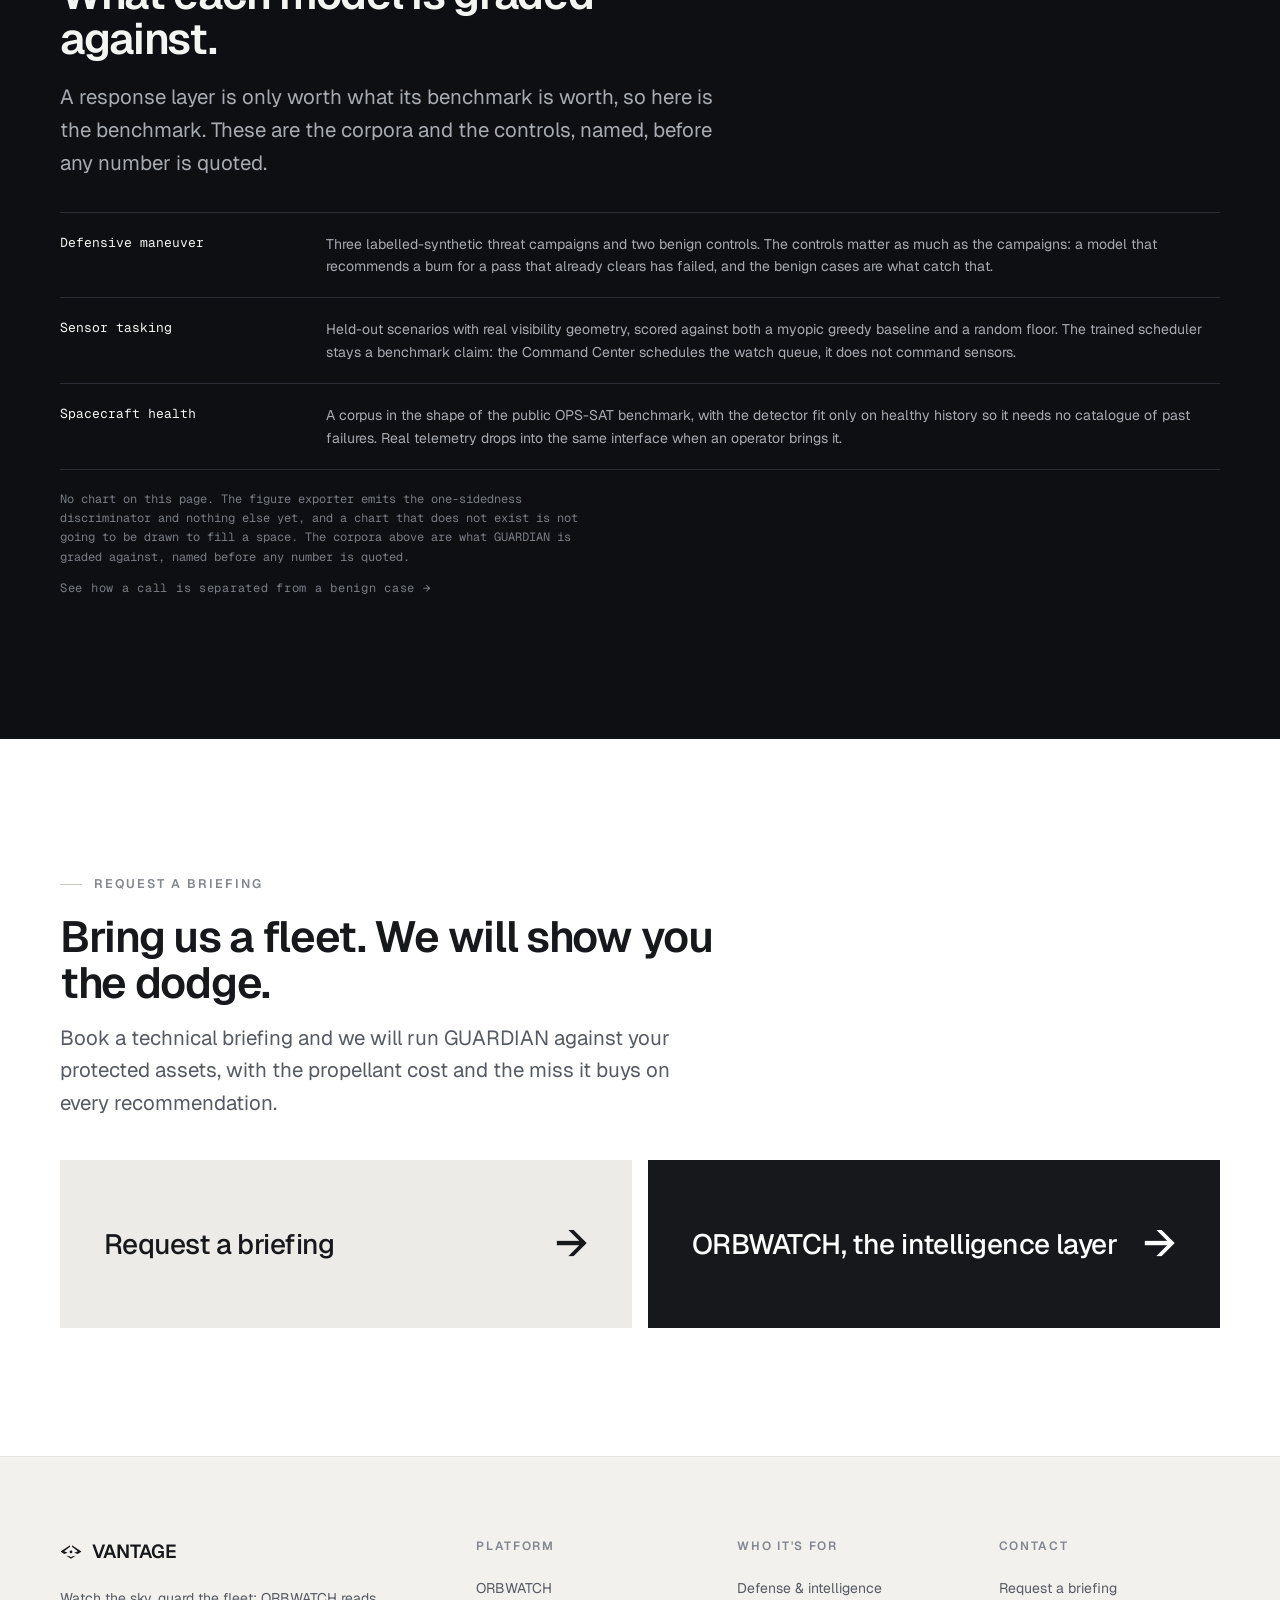
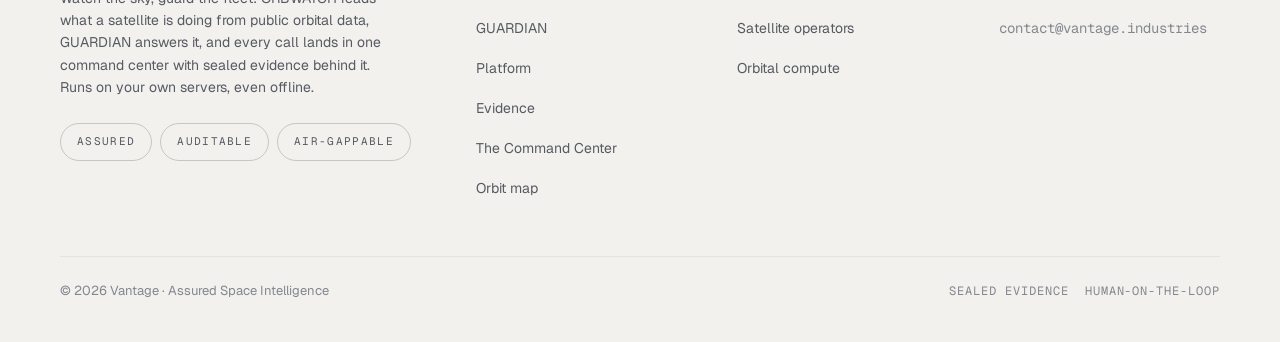
<file: guardian/index.html>
<!DOCTYPE html>
<html lang="en">
<head>
<meta charset="UTF-8" />
<meta name="viewport" content="width=device-width, initial-scale=1.0" />
<title>GUARDIAN · Guard the fleet · Vantage</title>
<meta name="description" content="GUARDIAN answers what ORBWATCH reads: the smallest defensive maneuver that clears a threat, where your sensors look next, and the same watch pointed inward at your own telemetry. Three models, each with its benchmark." />
<meta name="keywords" content="GUARDIAN, Vantage, defensive maneuver, collision avoidance planning, sensor tasking, spacecraft health monitoring, telemetry anomaly detection, space domain awareness" />
<meta name="robots" content="index, follow, max-image-preview:large, max-snippet:-1" />
<meta name="author" content="Vantage" />
<meta name="theme-color" content="#0e0f12" />
<link rel="canonical" href="https://vantage.industries/guardian/" />
<link rel="icon" href="../assets/favicon.svg" type="image/svg+xml" />
<link rel="apple-touch-icon" href="../assets/favicon-180.png" />
<!-- Open Graph -->
<meta property="og:type" content="website" />
<meta property="og:site_name" content="Vantage" />
<meta property="og:title" content="GUARDIAN · Guard the fleet" />
<meta property="og:description" content="The response layer: the smallest dodge that answers a threat, where your sensors look next, and the same watch pointed at your own telemetry." />
<meta property="og:url" content="https://vantage.industries/guardian/" />
<meta property="og:image" content="https://vantage.industries/assets/og-card.jpg" />
<meta property="og:image:width" content="1200" />
<meta property="og:image:height" content="630" />
<meta property="og:image:alt" content="Earth's limb seen from orbit, with the Vantage wordmark." />
<!-- Twitter -->
<meta name="twitter:card" content="summary_large_image" />
<meta name="twitter:title" content="GUARDIAN · Guard the fleet" />
<meta name="twitter:description" content="The response layer: the smallest dodge that answers a threat, where your sensors look next, and the same watch pointed at your own telemetry." />
<meta name="twitter:image" content="https://vantage.industries/assets/og-card.jpg" />
<link rel="preconnect" href="https://fonts.googleapis.com">
<link rel="preconnect" href="https://fonts.gstatic.com" crossorigin>
<link href="https://fonts.googleapis.com/css2?family=Geist:wght@400;500;600;700&family=Geist+Mono:wght@400;500&display=swap" rel="stylesheet">
<link rel="stylesheet" href="../styles/tokens.css">
<link rel="stylesheet" href="../styles/site.css">
<noscript><style>.reveal{opacity:1;transform:none}.chap-head::before{transform:none}</style></noscript>
</head>
<body class="has-dark-hero">
<a class="skip-link" href="#main">Skip to main content</a>

<header id="hdr">
  <div class="wrap">
    <nav class="nav-pill">
      <a class="brand" href="../">
        <span class="mark">
          <svg viewBox="0 0 100 100" aria-hidden="true" focusable="false">
            <polygon points="45.6,19.1 2.6,48.1 19.0,58.8 34.9,53.8 18.8,46.6 45.6,26.3"/>
            <polygon points="54.4,19.1 97.4,48.1 81.0,58.8 65.1,53.8 81.2,46.6 54.4,26.3"/>
            <polygon points="29.0,66.9 50.0,80.9 71.0,67.1 57.0,68.9 50.0,73.5 43.0,68.9"/>
            <circle cx="50" cy="49.8" r="6.3"/>
          </svg>
        </span>
        VANTAGE
      </a>
      <div class="navlinks" id="primary-nav">
        <a href="../#capabilities">Products</a>
        <a href="../#platform">Platform</a>
        <a href="../#assurance">Evidence</a>
        <a href="../#segments">Who it's for</a>
        <a class="nav-extra" href="../visualization/">Orbit map</a>
        <a class="nav-extra" href="../contact/">Request a briefing</a>
      </div>
      <div class="nav-right">
        <time class="nav-clock" id="utc" aria-hidden="true"></time>
        <a href="../contact/" class="nav-cta"><span>Request a briefing</span></a>
        <button class="nav-toggle" type="button" aria-label="Open navigation" aria-expanded="false" aria-controls="primary-nav">
          <svg viewBox="0 0 24 24" stroke-width="1.6" aria-hidden="true" focusable="false"><path d="M4 7h16M4 12h16M4 17h16"/></svg>
        </button>
      </div>
    </nav>
  </div>
</header>

<main id="main">

  <!-- PAGE HEAD (dark) -->
  <section class="sec sec-wide page-head tone-dark" id="top">
    <div class="wrap">
      <span class="eyebrow reveal">P/02 GUARDIAN</span>
      <h1 class="reveal">Guard the fleet.</h1>
      <p class="lede reveal">The response layer: what to do about it, from the smallest dodge that answers a threat to where your sensors look next, and the same watch pointed at your own telemetry. No breach, no burn.</p>
      <div class="page-meta reveal">
        <span>03 models</span>
        <span>/ 02 products / 08 models</span>
        <span>Human on the loop</span>
      </div>
    </div>
  </section>

  <!-- MODELS (light) -->
  <section class="sec sec-wide tone-light" id="models">
    <div class="wrap">
      <div class="sec-head reveal">
        <span class="eyebrow">The models</span>
        <h2>Three models, and a recommendation you can refuse.</h2>
        <p>Every response carries its cost and the miss it buys, so the call stays with a human. Open any model for the mechanism behind it.</p>
      </div>

      <div class="chapter">
        <ol class="cap-list">
        <li class="cap reveal">
          <details>
            <summary>
              <span class="cap-idx">/0.6</span>
              <span class="cap-name">Defensive maneuver response</span>
              <span class="cap-metric"><span class="big">0.15 m/s</span>median dodge Δv</span>
              <span class="cap-plus" aria-hidden="true"></span>
            </summary>
            <div class="cap-body"><p>Recommends the smallest burn that answers a warning: it keeps a threatened asset outside its keep-out volume, within the propellant it has left, and makes no recommendation at all for a pass that already clears. Each carries its direction, timing, fuel cost, and the miss it buys. Scored on three labelled-synthetic campaigns and two benign controls.</p></div>
          </details>
        </li>
        <li class="cap reveal">
          <details>
            <summary>
              <span class="cap-idx">/0.7</span>
              <span class="cap-name">Sensor tasking</span>
              <span class="cap-metric">trained scheduler<br>beats myopic + random</span>
              <span class="cap-plus" aria-hidden="true"></span>
            </summary>
            <div class="cap-body"><p>Turns the warning queue into a schedule: which object each sensor looks at next, so a network spends its scarce minutes where the uncertainty and the threat are, not on whatever is overhead. Trained on held-out scenarios with real visibility geometry, it breaks from the greedy pick to catch a closing pass that would otherwise be stranded. This is the kill-chain gap the government keeps naming.</p></div>
          </details>
        </li>
        <li class="cap reveal">
          <details>
            <summary>
              <span class="cap-idx">/0.8</span>
              <span class="cap-name">Spacecraft health monitoring</span>
              <span class="cap-metric">OPS-SAT benchmark<br>anomaly detection</span>
              <span class="cap-plus" aria-hidden="true"></span>
            </summary>
            <div class="cap-body"><p>The same discipline pointed inward, at a satellite's own telemetry: flag the segment where a channel breaks its nominal pattern, a spike, a stuck sensor, a slow drift, before an operator sees it. The detector is fit only on healthy history, so it needs no catalogue of past failures to recognize a new one, and it is scored in the shape of the public OPS-SAT benchmark.</p></div>
          </details>
        </li>
      </ol>
      </div>
    </div>
  </section>

  <!-- EVIDENCE (dark) -->
  <section class="sec sec-wide tone-dark" id="evidence">
    <div class="wrap">
      <div class="sec-head reveal">
        <span class="eyebrow">Evidence</span>
        <h2>What each model is graded against.</h2>
        <p>A response layer is only worth what its benchmark is worth, so here is the benchmark. These are the corpora and the controls, named, before any number is quoted.</p>
      </div>

      <ul class="floors reveal">
        <li>
          <span class="k">Defensive maneuver</span>
          <span class="v">Three labelled-synthetic threat campaigns and two benign controls. The controls matter as much as the campaigns: a model that recommends a burn for a pass that already clears has failed, and the benign cases are what catch that.</span>
        </li>
        <li>
          <span class="k">Sensor tasking</span>
          <span class="v">Held-out scenarios with real visibility geometry, scored against both a myopic greedy baseline and a random floor. The trained scheduler stays a benchmark claim: the Command Center schedules the watch queue, it does not command sensors.</span>
        </li>
        <li>
          <span class="k">Spacecraft health</span>
          <span class="v">A corpus in the shape of the public OPS-SAT benchmark, with the detector fit only on healthy history so it needs no catalogue of past failures. Real telemetry drops into the same interface when an operator brings it.</span>
        </li>
      </ul>

      <p class="disc-note">No chart on this page. The figure exporter emits the one-sidedness discriminator and nothing else yet, and a chart that does not exist is not going to be drawn to fill a space. The corpora above are what GUARDIAN is graded against, named before any number is quoted.</p>

      <a class="page-back" href="../#assurance">See how a call is separated from a benign case →</a>
    </div>
  </section>

  <!-- CLOSING CTA (light) -->
  <section class="sec sec-wide tone-light" id="contact">
    <div class="wrap">
      <div class="cta-head reveal">
        <span class="eyebrow">Request a briefing</span>
        <h2>Bring us a fleet. We will show you the dodge.</h2>
        <p>Book a technical briefing and we will run GUARDIAN against your protected assets, with the propellant cost and the miss it buys on every recommendation.</p>
      </div>
      <div class="cta-blocks reveal">
        <a class="cta-block cta-block--grey" href="../contact/">Request a briefing <span class="arrow" aria-hidden="true">→</span></a>
        <a class="cta-block cta-block--ink" href="../orbwatch/">ORBWATCH, the intelligence layer <span class="arrow" aria-hidden="true">→</span></a>
      </div>
    </div>
  </section>

</main>

<footer>
  <div class="wrap">
    <div class="foot-top">
      <div class="foot-brand">
        <a class="brand" href="../">
          <span class="mark">
            <svg viewBox="0 0 100 100" aria-hidden="true" focusable="false">
              <polygon points="45.6,19.1 2.6,48.1 19.0,58.8 34.9,53.8 18.8,46.6 45.6,26.3"/>
              <polygon points="54.4,19.1 97.4,48.1 81.0,58.8 65.1,53.8 81.2,46.6 54.4,26.3"/>
              <polygon points="29.0,66.9 50.0,80.9 71.0,67.1 57.0,68.9 50.0,73.5 43.0,68.9"/>
              <circle cx="50" cy="49.8" r="6.3"/>
            </svg>
          </span>
          VANTAGE
        </a>
        <p>Watch the sky, guard the fleet: ORBWATCH reads what a satellite is doing from public orbital data, GUARDIAN answers it, and every call lands in one command center with sealed evidence behind it. Runs on your own servers, even offline.</p>
        <div class="social-row">
          <span class="social">Assured</span>
          <span class="social">Auditable</span>
          <span class="social">Air-gappable</span>
        </div>
      </div>
      <div class="foot-col">
        <h5>Platform</h5>
        <a href="../orbwatch/">ORBWATCH</a>
        <a href="../guardian/">GUARDIAN</a>
        <a href="../#platform">Platform</a>
        <a href="../#assurance">Evidence</a>
        <a href="../demo/">The Command Center</a>
        <a href="../visualization/">Orbit map</a>
      </div>
      <div class="foot-col">
        <h5>Who it's for</h5>
        <a href="../#defense">Defense &amp; intelligence</a>
        <a href="../#operators">Satellite operators</a>
        <a href="../#orbital-compute">Orbital compute</a>
      </div>
      <div class="foot-col">
        <h5>Contact</h5>
        <a href="../contact/">Request a briefing</a>
        <span class="plain">contact@vantage.industries</span>
      </div>
    </div>
    <div class="foot-bot">
      <p>© 2026 Vantage · Assured Space Intelligence</p>
      <span class="region"><span>SEALED EVIDENCE</span><span>HUMAN-ON-THE-LOOP</span></span>
    </div>
  </div>
</footer>

<script src="../scripts/site.js" defer></script>
</body>
</html>
</file>
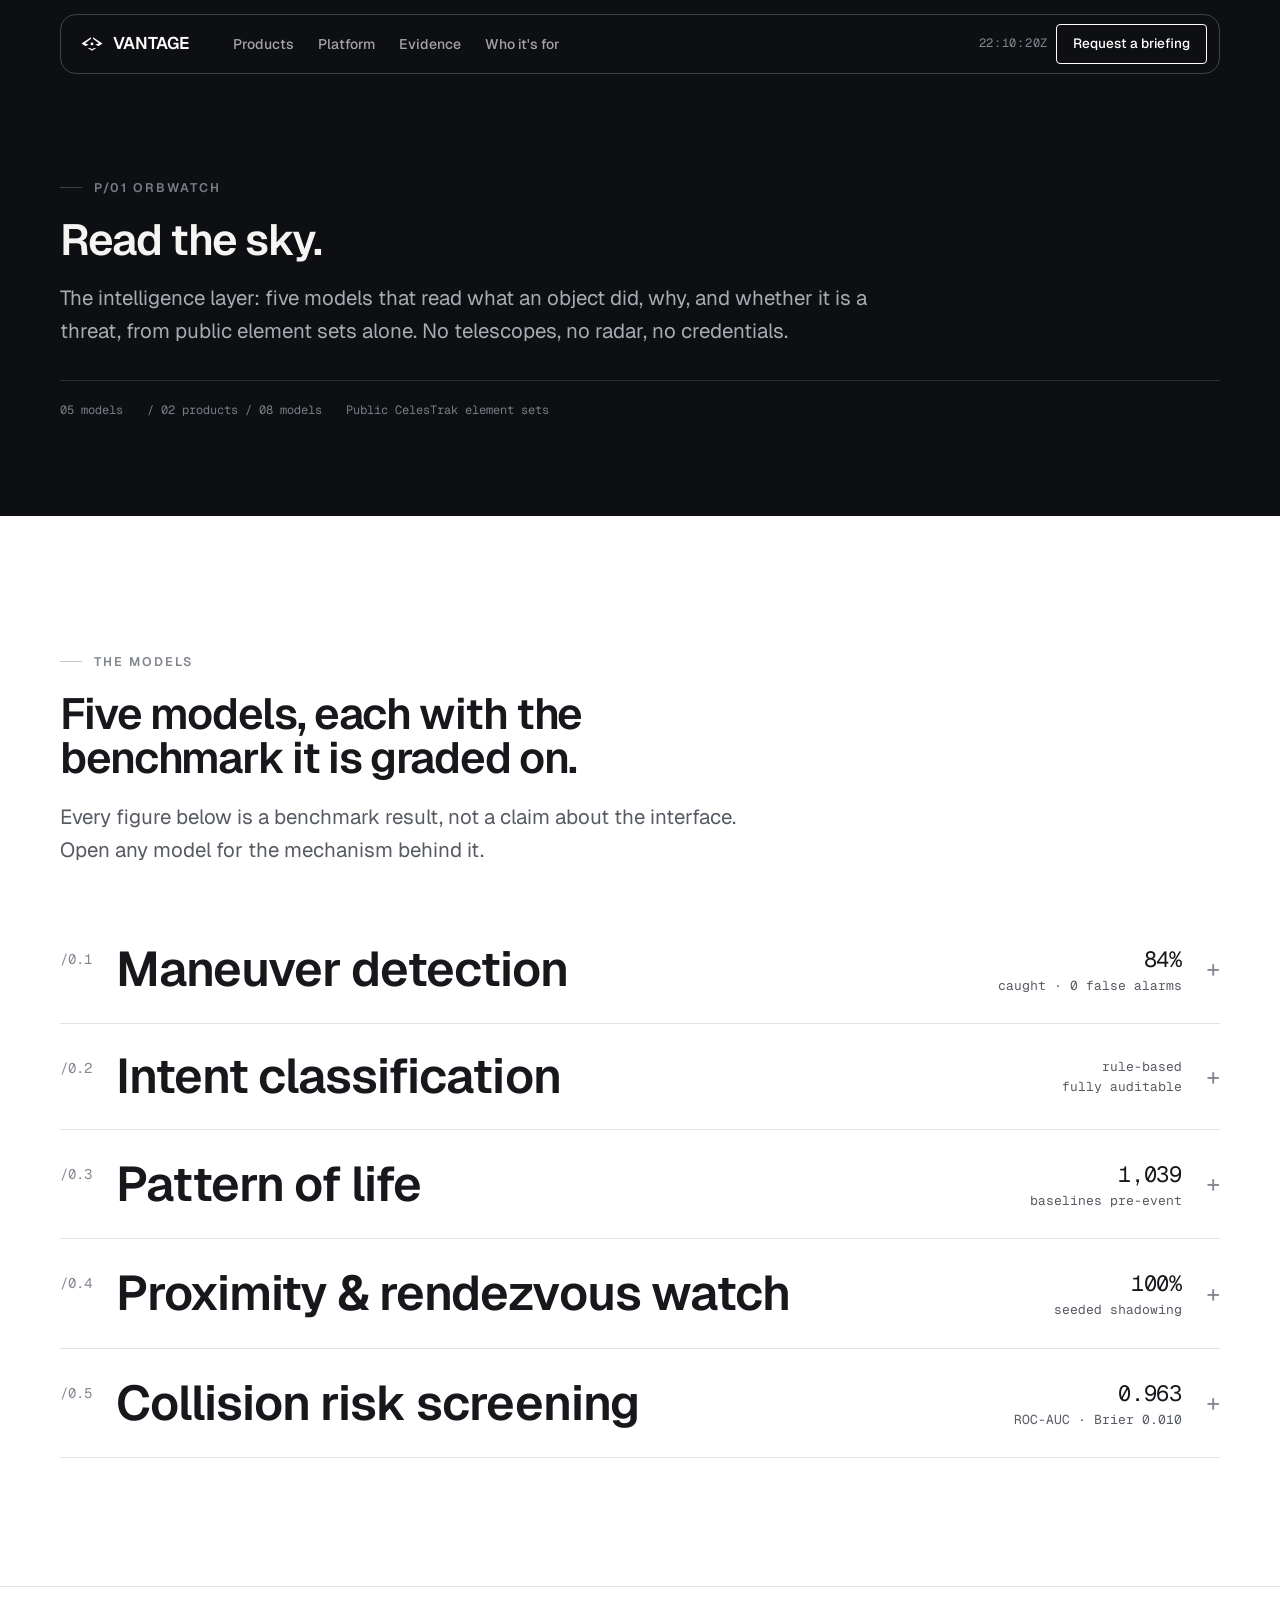
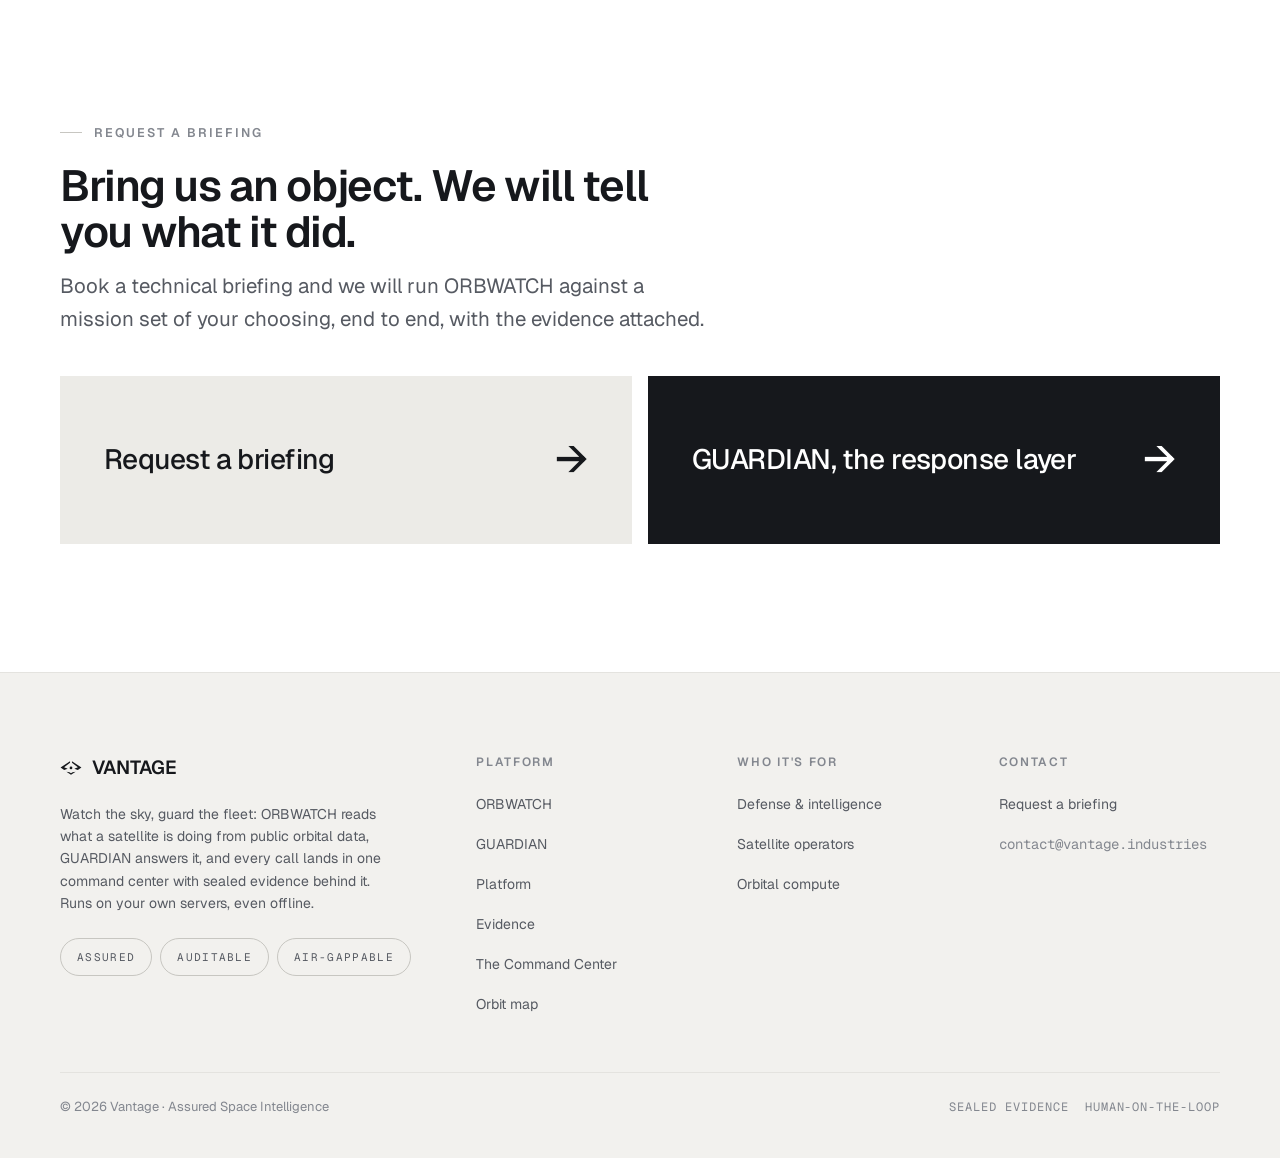
<file: orbwatch/index.html>
<!DOCTYPE html>
<html lang="en">
<head>
<meta charset="UTF-8" />
<meta name="viewport" content="width=device-width, initial-scale=1.0" />
<title>ORBWATCH · Read the sky · Vantage</title>
<meta name="description" content="ORBWATCH reads what a satellite is doing from public orbital element sets: maneuver detection, intent classification, pattern of life, proximity and rendezvous watch, and collision risk screening. Five models, each with its benchmark." />
<meta name="keywords" content="ORBWATCH, Vantage, satellite maneuver detection, intent classification, pattern of life, rendezvous and proximity operations, RPO detection, conjunction screening, space domain awareness" />
<meta name="robots" content="index, follow, max-image-preview:large, max-snippet:-1" />
<meta name="author" content="Vantage" />
<meta name="theme-color" content="#0e0f12" />
<link rel="canonical" href="https://vantage.industries/orbwatch/" />
<link rel="icon" href="../assets/favicon.svg" type="image/svg+xml" />
<link rel="apple-touch-icon" href="../assets/favicon-180.png" />
<!-- Open Graph -->
<meta property="og:type" content="website" />
<meta property="og:site_name" content="Vantage" />
<meta property="og:title" content="ORBWATCH · Read the sky" />
<meta property="og:description" content="Five models that read what an object did, why, and whether it is a threat, from public element sets alone." />
<meta property="og:url" content="https://vantage.industries/orbwatch/" />
<meta property="og:image" content="https://vantage.industries/assets/og-card.jpg" />
<meta property="og:image:width" content="1200" />
<meta property="og:image:height" content="630" />
<meta property="og:image:alt" content="Earth's limb seen from orbit, with the Vantage wordmark." />
<!-- Twitter -->
<meta name="twitter:card" content="summary_large_image" />
<meta name="twitter:title" content="ORBWATCH · Read the sky" />
<meta name="twitter:description" content="Five models that read what an object did, why, and whether it is a threat, from public element sets alone." />
<meta name="twitter:image" content="https://vantage.industries/assets/og-card.jpg" />
<link rel="preconnect" href="https://fonts.googleapis.com">
<link rel="preconnect" href="https://fonts.gstatic.com" crossorigin>
<link href="https://fonts.googleapis.com/css2?family=Geist:wght@400;500;600;700&family=Geist+Mono:wght@400;500&display=swap" rel="stylesheet">
<link rel="stylesheet" href="../styles/tokens.css">
<link rel="stylesheet" href="../styles/site.css">
<noscript><style>.reveal{opacity:1;transform:none}.chap-head::before{transform:none}</style></noscript>
</head>
<body class="has-dark-hero">
<a class="skip-link" href="#main">Skip to main content</a>

<header id="hdr">
  <div class="wrap">
    <nav class="nav-pill">
      <a class="brand" href="../">
        <span class="mark">
          <svg viewBox="0 0 100 100" aria-hidden="true" focusable="false">
            <polygon points="45.6,19.1 2.6,48.1 19.0,58.8 34.9,53.8 18.8,46.6 45.6,26.3"/>
            <polygon points="54.4,19.1 97.4,48.1 81.0,58.8 65.1,53.8 81.2,46.6 54.4,26.3"/>
            <polygon points="29.0,66.9 50.0,80.9 71.0,67.1 57.0,68.9 50.0,73.5 43.0,68.9"/>
            <circle cx="50" cy="49.8" r="6.3"/>
          </svg>
        </span>
        VANTAGE
      </a>
      <div class="navlinks" id="primary-nav">
        <a href="../#capabilities">Products</a>
        <a href="../#platform">Platform</a>
        <a href="../#assurance">Evidence</a>
        <a href="../#segments">Who it's for</a>
        <a class="nav-extra" href="../visualization/">Orbit map</a>
        <a class="nav-extra" href="../contact/">Request a briefing</a>
      </div>
      <div class="nav-right">
        <time class="nav-clock" id="utc" aria-hidden="true"></time>
        <a href="../contact/" class="nav-cta"><span>Request a briefing</span></a>
        <button class="nav-toggle" type="button" aria-label="Open navigation" aria-expanded="false" aria-controls="primary-nav">
          <svg viewBox="0 0 24 24" stroke-width="1.6" aria-hidden="true" focusable="false"><path d="M4 7h16M4 12h16M4 17h16"/></svg>
        </button>
      </div>
    </nav>
  </div>
</header>

<main id="main">

  <!-- PAGE HEAD (dark) -->
  <section class="sec sec-wide page-head tone-dark" id="top">
    <div class="wrap">
      <span class="eyebrow reveal">P/01 ORBWATCH</span>
      <h1 class="reveal">Read the sky.</h1>
      <p class="lede reveal">The intelligence layer: five models that read what an object did, why, and whether it is a threat, from public element sets alone. No telescopes, no radar, no credentials.</p>
      <div class="page-meta reveal">
        <span>05 models</span>
        <span>/ 02 products / 08 models</span>
        <span>Public CelesTrak element sets</span>
      </div>
    </div>
  </section>

  <!-- MODELS (light) -->
  <section class="sec sec-wide tone-light" id="models">
    <div class="wrap">
      <div class="sec-head reveal">
        <span class="eyebrow">The models</span>
        <h2>Five models, each with the benchmark it is graded on.</h2>
        <p>Every figure below is a benchmark result, not a claim about the interface. Open any model for the mechanism behind it.</p>
      </div>

      <div class="chapter">
        <ol class="cap-list">
        <li class="cap reveal">
          <details>
            <summary>
              <span class="cap-idx">/0.1</span>
              <span class="cap-name">Maneuver detection</span>
              <span class="cap-metric"><span class="big">84%</span>caught · 0 false alarms</span>
              <span class="cap-plus" aria-hidden="true"></span>
            </summary>
            <div class="cap-body"><p>Tells you that an object fired its engine, when, and how hard, without tasking a sensor. It works by subtracting the drift physics explains, the Earth's equatorial bulge (J2) and atmospheric drag, from the object's public element-set history. Whatever residual Δv is left is somebody's engine.</p></div>
          </details>
        </li>
        <li class="cap reveal">
          <details>
            <summary>
              <span class="cap-idx">/0.2</span>
              <span class="cap-name">Intent classification</span>
              <span class="cap-metric">rule-based<br>fully auditable</span>
              <span class="cap-plus" aria-hidden="true"></span>
            </summary>
            <div class="cap-body"><p>Names what the burn was for: station-keeping, an orbit raise or lower, a rendezvous, or collision-avoidance. Each call carries a confidence band and a written rationale from a rule-based model, so an analyst can check the reasoning rather than take it on faith. No black box to trust.</p></div>
          </details>
        </li>
        <li class="cap reveal">
          <details>
            <summary>
              <span class="cap-idx">/0.3</span>
              <span class="cap-name">Pattern of life</span>
              <span class="cap-metric"><span class="big">1,039</span>baselines pre-event</span>
              <span class="cap-plus" aria-hidden="true"></span>
            </summary>
            <div class="cap-body"><p>Flags an object the moment it breaks its own routine, judged against its own prior history rather than a fleet average. Dormant-then-active is the classic early warning. The model is learned rather than hand-tuned: scored on held-out data by an exact port of the public SPLID evaluator, it more than quadruples the F<sub>2</sub> of the fixed-rule baseline it replaces.</p></div>
          </details>
        </li>
        <li class="cap reveal">
          <details>
            <summary>
              <span class="cap-idx">/0.4</span>
              <span class="cap-name">Proximity &amp; rendezvous watch</span>
              <span class="cap-metric"><span class="big">100%</span>seeded shadowing</span>
              <span class="cap-plus" aria-hidden="true"></span>
            </summary>
            <div class="cap-body"><p>Watches for something deliberately holding station beside one of your assets. It separates a purchased geometry from an incidental pass and from a benign co-orbiting formation. One-sidedness is the discriminator, shown under <a href="../#assurance">Evidence</a>.</p></div>
          </details>
        </li>
        <li class="cap reveal">
          <details>
            <summary>
              <span class="cap-idx">/0.5</span>
              <span class="cap-name">Collision risk screening</span>
              <span class="cap-metric"><span class="big">0.963</span>ROC-AUC · Brier 0.010</span>
              <span class="cap-plus" aria-hidden="true"></span>
            </summary>
            <div class="cap-body"><p>Ranks which close approaches are worth an analyst's morning. Screening is calibrated against 162,634 ESA close-approach reports, scoring 0.963 ROC-AUC and 0.010 Brier on that set. Public element sets carry no covariance, so this is a labeled screening prior, not an operational probability of collision.</p></div>
          </details>
        </li>
      </ol>
      </div>
    </div>
  </section>

  <!-- CLOSING CTA (light) -->
  <section class="sec sec-wide tone-light divider" id="contact">
    <div class="wrap">
      <div class="cta-head reveal">
        <span class="eyebrow">Request a briefing</span>
        <h2>Bring us an object. We will tell you what it did.</h2>
        <p>Book a technical briefing and we will run ORBWATCH against a mission set of your choosing, end to end, with the evidence attached.</p>
      </div>
      <div class="cta-blocks reveal">
        <a class="cta-block cta-block--grey" href="../contact/">Request a briefing <span class="arrow" aria-hidden="true">→</span></a>
        <a class="cta-block cta-block--ink" href="../guardian/">GUARDIAN, the response layer <span class="arrow" aria-hidden="true">→</span></a>
      </div>
    </div>
  </section>

</main>

<footer>
  <div class="wrap">
    <div class="foot-top">
      <div class="foot-brand">
        <a class="brand" href="../">
          <span class="mark">
            <svg viewBox="0 0 100 100" aria-hidden="true" focusable="false">
              <polygon points="45.6,19.1 2.6,48.1 19.0,58.8 34.9,53.8 18.8,46.6 45.6,26.3"/>
              <polygon points="54.4,19.1 97.4,48.1 81.0,58.8 65.1,53.8 81.2,46.6 54.4,26.3"/>
              <polygon points="29.0,66.9 50.0,80.9 71.0,67.1 57.0,68.9 50.0,73.5 43.0,68.9"/>
              <circle cx="50" cy="49.8" r="6.3"/>
            </svg>
          </span>
          VANTAGE
        </a>
        <p>Watch the sky, guard the fleet: ORBWATCH reads what a satellite is doing from public orbital data, GUARDIAN answers it, and every call lands in one command center with sealed evidence behind it. Runs on your own servers, even offline.</p>
        <div class="social-row">
          <span class="social">Assured</span>
          <span class="social">Auditable</span>
          <span class="social">Air-gappable</span>
        </div>
      </div>
      <div class="foot-col">
        <h5>Platform</h5>
        <a href="../orbwatch/">ORBWATCH</a>
        <a href="../guardian/">GUARDIAN</a>
        <a href="../#platform">Platform</a>
        <a href="../#assurance">Evidence</a>
        <a href="../demo/">The Command Center</a>
        <a href="../visualization/">Orbit map</a>
      </div>
      <div class="foot-col">
        <h5>Who it's for</h5>
        <a href="../#defense">Defense &amp; intelligence</a>
        <a href="../#operators">Satellite operators</a>
        <a href="../#orbital-compute">Orbital compute</a>
      </div>
      <div class="foot-col">
        <h5>Contact</h5>
        <a href="../contact/">Request a briefing</a>
        <span class="plain">contact@vantage.industries</span>
      </div>
    </div>
    <div class="foot-bot">
      <p>© 2026 Vantage · Assured Space Intelligence</p>
      <span class="region"><span>SEALED EVIDENCE</span><span>HUMAN-ON-THE-LOOP</span></span>
    </div>
  </div>
</footer>

<script src="../scripts/site.js" defer></script>
</body>
</html>
</file>
<file: styles/tokens.css>
/* ==========================================================================
   Vantage design tokens  ·  editorial light/dark system
   --------------------------------------------------------------------------
   A tone-aware palette: neutral semantic names resolve to a LIGHT set on
   :root and flip to a DARK set under .tone-dark. Every marketing section
   paints itself from --bg / --fg, so the page can alternate full-light and
   full-dark bands by class alone. Type is Geist (prose + display) and Geist
   Mono (figures, hashes, machine readouts). Status colors carry one meaning
   each and are given a darker variant for light surfaces so a verdict stays
   legible on white as well as on charcoal.
   ========================================================================== */

:root {

  /* --- Tone: LIGHT (default) -----------------------------------------------
     Palantir's warm off-white, near-black ink, and quiet hairlines. --bg is
     the section ground; --bg-2 the warm inset; --bg-3 a deeper card fill.    */
  --bg:          #ffffff;
  --bg-2:        #f2f1ee;   /* warm grey band / inset                          */
  --bg-3:        #e8e7e2;   /* deeper inset, code wells                        */
  --panel:       #ffffff;   /* raised card on a --bg-2 band                    */
  --fg:          #16181c;   /* ink: headings, key figures                     */
  --fg-muted:    #565a62;   /* body, descriptions                             */
  --fg-faint:    #83878f;   /* labels, timestamps, fine print                 */
  --rule:        #e4e3df;   /* hairline: divides inside a container            */
  --rule-strong: #c7c6c1;   /* edge: object perimeters, section boundaries    */

  /* Status on a LIGHT surface: darkened so each clears text contrast on white.
     These flip to their bright forms under .tone-dark below.                 */
  --status-nominal: #1f9d57;
  --status-watch:   #9a7400;
  --status-threat:  #cf3d2c;

  /* On-ink helpers: a fixed near-black and paper, for the solid button and
     the ink CTA block regardless of the surrounding tone.                    */
  --ink:   #16181c;
  --paper: #ffffff;

  /* --- Type ----------------------------------------------------------------
     Geist is a neo-grotesque with a Helvetica lineage: the register this
     redesign wants (Palantir Sans is the same family of shape). It replaces
     Space Grotesk, which had become the default display face of scaffolded
     product pages. Geist Mono carries everything the engine reports.         */
  --font-sans: 'Geist', ui-sans-serif, system-ui, -apple-system, BlinkMacSystemFont, "Segoe UI", Roboto, sans-serif;
  --font-mono: 'Geist Mono', ui-monospace, SFMono-Regular, Menlo, Monaco, Consolas, monospace;

  --font-weight-medium:   500;
  --font-weight-semibold: 600;
  --font-weight-bold:     700;

  /* Fluid scale. The display tier is the editorial moment: the giant
     capability names and the argument statement. Hierarchy comes from scale
     and tracking, not weight.                                                */
  --text-micro:    11px;   /* mono tags, indices                              */
  --text-caption:  12.5px; /* eyebrows, badges, fine print                    */
  --text-body-sm:  14px;
  --text-body-md:  16px;
  --text-body-lg:  19px;   /* lede, mission copy                              */
  --text-lede:     clamp(19px, 1.6vw, 23px);
  --text-h3:       clamp(21px, 2.2vw, 28px);
  --text-h2:       clamp(28px, 3.4vw, 46px);
  --text-h1:       clamp(38px, 5.4vw, 74px);   /* hero headline               */
  --text-statement:clamp(30px, 4.4vw, 60px);   /* the argument line           */
  --text-display:  clamp(40px, 7vw, 104px);    /* giant capability names      */

  --tracking-display: -0.03em;
  --tracking-tight:   -0.02em;
  --tracking-label:    0.16em;  /* uppercase Geist eyebrows                    */

  /* --- Space --------------------------------------------------------------- */
  --spacing-4:   4px;
  --spacing-8:   8px;
  --spacing-12: 12px;
  --spacing-16: 16px;
  --spacing-20: 20px;
  --spacing-24: 24px;
  --spacing-28: 28px;
  --spacing-32: 32px;
  --spacing-40: 40px;
  --spacing-48: 48px;
  --spacing-64: 64px;
  --spacing-80: 80px;
  --spacing-96: 96px;
  --spacing-128: 128px;
  --spacing-144: 144px;

  /* --- Layout -------------------------------------------------------------- */
  --page-max-width: 1240px;
  --header-height:  60px;
  --header-inset:   14px;    /* the floating pill's gap from the top          */
  --anchor-offset:  104px;   /* scroll-margin: header + inset + clearance      */
  --card-padding:   var(--spacing-32);

  --section-pad:       var(--spacing-96);
  --section-pad-tight: var(--spacing-64);
  --section-pad-lg:    var(--spacing-128);

  /* --- Shape ---------------------------------------------------------------
     Sharp by default (the big CTA blocks are square), one soft radius for
     controls, one nav radius for the floating bar, and a pill for socials.   */
  --radius-sm:   4px;
  --radius-nav: 16px;
  --radius-pill: 999px;

  /* --- Motion -------------------------------------------------------------- */
  --motion-fast:     160ms;
  --motion-mid:      320ms;
  --motion-reveal:   680ms;
  --motion-ease-out: cubic-bezier(0.16, 0.84, 0.3, 1);

  /* ======================================================================
     Back-compat aliases — DO NOT use on the marketing pages.
     The demo console and the 3D orbit map reference the original dark-only
     token names heavily. They are pinned here to fixed dark values so those
     two apps keep their instrument look untouched while the marketing shell
     runs on the tone-aware names above. If a demo/viz color drifts, this is
     the first block to check.
     ====================================================================== */
  --surface-canvas: #000000;
  --surface-band:   #0c0f14;
  --surface-panel:  #151a22;
  --surface-chrome: #1e242e;
  --rule-hairline:  #3d4552;
  --rule-edge:      #525a66;
  --text-primary:   #ffffff;
  --text-body:      #e8eaec;
  --text-muted:     #a1a4a5;
  --text-faint:     #878c95;
  --radius-xs: 2px;
}

/* --- Tone: DARK -----------------------------------------------------------
   Charcoal, not pure black: it matches the reference's dark panels and lets a
   hairline read without going to a fourth grey. Applied to a <section> (or to
   <body>/<html> on the demo and viz shells) to flip the whole token set.     */
.tone-dark,
[data-tone="dark"] {
  --bg:          #0e0f12;
  --bg-2:        #16181c;
  --bg-3:        #1e2128;
  --panel:       #16181c;
  --fg:          #f4f4f2;
  --fg-muted:    #a7abb2;
  --fg-faint:    #787d86;
  --rule:        #2a2d33;
  --rule-strong: #3c414a;

  --status-nominal: #3ad389;
  --status-watch:   #ffca16;
  --status-threat:  #ff6b5f;
}
</file>
<file: styles/site.css>
/* ==========================================================================
   Vantage site shell  ·  editorial light/dark
   Everything shared by every marketing page: reset, layout, the section tone
   system, the floating pill header, buttons, the editorial capability list,
   the blueprint helpers, the footer, and the scroll reveal. Page-specific
   composition lives in each page's own <style> block.
   ========================================================================== */

/* --- Reset & base -------------------------------------------------------- */
*{box-sizing:border-box;margin:0;padding:0}
html{scroll-behavior:smooth;-webkit-text-size-adjust:100%}
body{
  background:var(--bg);
  color:var(--fg);
  font-family:var(--font-sans);
  font-size:var(--text-body-md);
  line-height:1.6;
  -webkit-font-smoothing:antialiased;
  text-rendering:optimizeLegibility;
  overflow-x:hidden;
}
img{max-width:100%;display:block}
svg{display:block}
a{color:inherit;text-decoration:none}
a,button{outline-offset:3px}
a:focus-visible,button:focus-visible,input:focus-visible,select:focus-visible,textarea:focus-visible{outline:2px solid var(--fg)}
[hidden]{display:none !important}
::selection{background:var(--fg);color:var(--bg)}

.skip-link{position:fixed;top:var(--spacing-12);left:var(--spacing-12);z-index:100;padding:var(--spacing-8) var(--spacing-12);background:var(--fg);color:var(--bg);border-radius:var(--radius-sm);transform:translateY(-180%)}
.skip-link:focus{transform:none}

.wrap{max-width:var(--page-max-width);margin:0 auto;padding:0 clamp(20px,4vw,40px)}

/* --- Tone bands ----------------------------------------------------------
   .tone-dark flips the token set (see tokens.css); each band simply paints
   from --bg / --fg. Boundaries are carried by the change of tone; where two
   same-tone bands meet, add .divider for a hairline.                        */
.tone-light,.tone-dark{background:var(--bg);color:var(--fg)}
section{position:relative;scroll-margin-top:var(--anchor-offset)}
.sec{padding:var(--section-pad) 0}
.sec-tight{padding:var(--section-pad-tight) 0}
.sec-wide{padding:var(--section-pad-lg) 0}
.divider{border-top:1px solid var(--rule)}

/* --- Shared type utilities ----------------------------------------------- */
.eyebrow{
  display:inline-flex;align-items:center;gap:var(--spacing-12);
  font-family:var(--font-sans);font-weight:600;font-size:var(--text-caption);
  letter-spacing:var(--tracking-label);text-transform:uppercase;color:var(--fg-faint);
}
.eyebrow::before{content:"";width:22px;height:1px;background:var(--rule-strong);flex:0 0 auto}
.mono{font-family:var(--font-mono)}
.display{font-weight:600;font-size:var(--text-display);letter-spacing:var(--tracking-display);line-height:.98}

.sec-head{max-width:62ch}
.sec-head h2{font-weight:600;color:var(--fg);font-size:var(--text-h2);line-height:1.03;letter-spacing:var(--tracking-display);margin:var(--spacing-20) 0 var(--spacing-20)}
.sec-head p{color:var(--fg-muted);font-size:var(--text-lede);max-width:56ch}

/* --- Floating pill header ------------------------------------------------
   The header spans the width but only the pill catches pointer events, so the
   empty flanks never block the hero. Default state is a frosted LIGHT pill
   (works over any section). On the landing page only, the un-scrolled state
   goes transparent with white content over the dark hero; the first scroll
   drops back to the light pill. Everything inside inherits currentColor, so
   the whole lockup inverts with one property.                                */
header{position:fixed;top:var(--header-inset);left:0;right:0;z-index:50;pointer-events:none}
.nav-pill{
  pointer-events:auto;
  display:flex;align-items:center;gap:var(--spacing-16);height:var(--header-height);
  padding:0 var(--spacing-12) 0 var(--spacing-20);
  border-radius:var(--radius-nav);
  border:1px solid var(--rule);
  background:color-mix(in srgb, var(--paper) 82%, transparent);
  -webkit-backdrop-filter:blur(20px) saturate(1.5);
  backdrop-filter:blur(20px) saturate(1.5);
  color:var(--ink);
  box-shadow:0 1px 2px rgba(16,18,20,.04);
  transition:background var(--motion-mid) var(--motion-ease-out),
             color var(--motion-mid) var(--motion-ease-out),
             border-color var(--motion-mid) var(--motion-ease-out),
             box-shadow var(--motion-mid) var(--motion-ease-out);
}
/* Landing hero: transparent, white content, until the first scroll. */
.has-dark-hero #hdr:not(.scrolled) .nav-pill{
  background:transparent;-webkit-backdrop-filter:none;backdrop-filter:none;
  border-color:rgba(255,255,255,.22);color:#fff;box-shadow:none;
}
#hdr.scrolled .nav-pill{box-shadow:0 6px 24px rgba(16,18,20,.10)}

.brand{display:inline-flex;align-items:center;gap:10px;font-weight:600;font-size:17px;letter-spacing:.01em;color:inherit;white-space:nowrap}
.brand .mark{width:22px;height:22px;flex:0 0 auto}
.brand .mark svg{width:100%;height:100%;fill:currentColor}

.navlinks{display:flex;align-items:center;gap:var(--spacing-24);margin-left:var(--spacing-28)}
.navlinks a{display:inline-flex;align-items:center;height:var(--header-height);font-size:14px;font-weight:500;color:inherit;opacity:.62;white-space:nowrap;transition:opacity var(--motion-fast) var(--motion-ease-out)}
.navlinks a:hover,.navlinks a[aria-current]{opacity:1}
/* Extra destinations that only surface in the collapsed menu. */
.navlinks a.nav-extra{display:none}

.nav-right{display:flex;align-items:center;gap:var(--spacing-8);margin-left:auto}
.nav-cta{
  display:inline-flex;align-items:center;height:40px;padding:0 var(--spacing-16);
  border:1px solid currentColor;border-radius:var(--radius-sm);
  font-size:13.5px;font-weight:500;color:inherit;white-space:nowrap;
  transition:background var(--motion-fast) var(--motion-ease-out),color var(--motion-fast) var(--motion-ease-out);
}
.nav-cta:hover{background:currentColor}
.nav-cta:hover span{color:var(--bg)}
.nav-toggle{display:none;align-items:center;justify-content:center;width:40px;height:40px;border:1px solid transparent;border-radius:var(--radius-sm);color:inherit;background:none;cursor:pointer}
.nav-toggle:hover{border-color:currentColor}
.nav-toggle svg{width:20px;height:20px;stroke:currentColor;fill:none}

/* --- Buttons -------------------------------------------------------------
   Bordered by default and it inverts on hover; the solid variant starts
   filled. Both read from --fg/--bg, so they adapt to the band they sit in.  */
.btn{
  display:inline-flex;align-items:center;justify-content:center;gap:var(--spacing-8);
  min-height:48px;padding:0 var(--spacing-24);
  border:1px solid var(--fg);border-radius:var(--radius-sm);
  font-family:var(--font-sans);font-size:14.5px;font-weight:500;letter-spacing:.005em;
  color:var(--fg);background:transparent;cursor:pointer;white-space:nowrap;
  transition:background var(--motion-fast) var(--motion-ease-out),color var(--motion-fast) var(--motion-ease-out),border-color var(--motion-fast) var(--motion-ease-out);
}
.btn:hover{background:var(--fg);color:var(--bg)}
.btn-solid{background:var(--fg);color:var(--bg)}
.btn-solid:hover{background:transparent;color:var(--fg)}
.btn[disabled]{opacity:.5;cursor:progress}
.btn[disabled]:hover{background:transparent;color:var(--fg)}
.cta-row{display:flex;gap:var(--spacing-12);flex-wrap:wrap;align-items:center}

/* --- Two-tone CTA blocks -------------------------------------------------
   One warm-grey block, one ink block, always, regardless of the band tone,
   so the pairing reads the way the reference does. Square corners.          */
.cta-blocks{display:grid;grid-template-columns:1fr 1fr;gap:var(--spacing-16)}
.cta-block{
  display:flex;align-items:center;justify-content:space-between;gap:var(--spacing-24);
  min-height:168px;padding:clamp(24px,4vw,44px);
  font-size:var(--text-h3);font-weight:500;letter-spacing:var(--tracking-tight);
  transition:transform var(--motion-fast) var(--motion-ease-out);
}
.cta-block .arrow{font-size:1.5em;transition:transform var(--motion-mid) var(--motion-ease-out)}
.cta-block:hover .arrow{transform:translateX(10px)}
.cta-block--grey{background:#ecebe7;color:#16181c}
.cta-block--ink{background:#16181c;color:#ffffff}

/* --- Editorial capability list -------------------------------------------
   The section's centrepiece: a scannable stack of big names on a shared rule,
   each collapsing its detail behind a <details>. Resting state is a list of
   names and figures at uniform height; the mechanism opens on demand.       */
.cap-list{list-style:none;border-top:1px solid var(--rule)}
.cap{border-bottom:1px solid var(--rule)}
.cap summary{
  display:grid;grid-template-columns:auto minmax(0,1fr) auto auto;align-items:center;
  gap:var(--spacing-20) var(--spacing-24);padding:var(--spacing-28) 0;
  cursor:pointer;list-style:none;
}
.cap summary::-webkit-details-marker{display:none}
.cap summary:focus-visible{outline:2px solid var(--fg);outline-offset:6px}
.cap-idx{font-family:var(--font-mono);font-size:14px;color:var(--fg-faint);padding-top:.35em;align-self:start}
.cap-name{font-weight:600;color:var(--fg);font-size:clamp(26px,3.8vw,52px);line-height:1;letter-spacing:var(--tracking-tight);transition:opacity var(--motion-fast) var(--motion-ease-out)}
.cap summary:hover .cap-name{opacity:.6}
.cap-metric{text-align:right;font-family:var(--font-mono);font-size:13px;line-height:1.5;color:var(--fg-muted);white-space:nowrap}
.cap-metric .big{display:block;font-size:22px;color:var(--fg);letter-spacing:-.01em}
.cap-plus{justify-self:end;font-family:var(--font-mono);font-size:24px;color:var(--fg-faint);line-height:1;transition:color var(--motion-fast) var(--motion-ease-out)}
.cap summary:hover .cap-plus{color:var(--fg)}
.cap-plus::after{content:"+"}
.cap details[open] .cap-plus::after{content:"\2212"}
.cap-body{padding:0 0 var(--spacing-32);max-width:74ch}
.cap-body p{color:var(--fg-muted);font-size:var(--text-body-md);grid-column:2}
.cap-body a{color:var(--fg);border-bottom:1px solid var(--rule-strong);transition:border-color var(--motion-fast)}
.cap-body a:hover{border-bottom-color:var(--fg)}

/* --- Blueprint helpers ---------------------------------------------------
   Line-art on a band, strokes drawn in currentColor so a figure inverts with
   its tone. Labels sit on leader rules in the reference's diagram style.     */
.bp-fig{stroke:currentColor;fill:none}
.bp-list{list-style:none;display:flex;flex-direction:column}
.bp-list li{display:grid;grid-template-columns:minmax(0,1fr) auto;align-items:center;gap:var(--spacing-20);padding:var(--spacing-20) 0;border-top:1px solid var(--rule)}
.bp-list li:last-child{border-bottom:1px solid var(--rule)}
.bp-list .bp-label{font-size:var(--text-h3);font-weight:500;letter-spacing:var(--tracking-tight);color:var(--fg)}
.bp-list .bp-kicker{font-family:var(--font-mono);font-size:12px;letter-spacing:.1em;text-transform:uppercase;color:var(--fg-faint)}

/* --- Framed figure (browser chrome for the console) ---------------------- */
.frame{background:var(--panel);border:1px solid var(--rule-strong);border-radius:var(--radius-sm);overflow:hidden}
.frame-bar{display:flex;align-items:center;gap:var(--spacing-8);padding:var(--spacing-12) var(--spacing-16);border-bottom:1px solid var(--rule);background:var(--bg-2);font-family:var(--font-mono);font-size:var(--text-caption);color:var(--fg-faint)}
.frame-bar .grow{margin-left:auto}
.frame-dots{display:inline-flex;gap:6px}
.frame-dots i{width:9px;height:9px;border-radius:50%;background:var(--rule-strong)}

/* --- Shared across the landing page and the two product pages -------------
   Everything below used to live in index.html's inline <style>. It moved here
   the moment /orbwatch/ and /guardian/ needed the same components; anything
   still used by exactly one page stays inline on that page.               */

/* Product chapters: a named product over its slice of the eight-model ledger.
   The chapter rule replaces the list's own border-top so the head is the
   divider. Used by both product pages. */
.chapter{margin-top:var(--spacing-48)}
.chapter + .chapter{margin-top:var(--spacing-64)}
.chap-head{display:flex;align-items:baseline;gap:var(--spacing-24);flex-wrap:wrap;border-top:1px solid var(--rule-strong);padding-top:var(--spacing-24)}
.chap-designator{font-family:var(--font-mono);font-size:13px;letter-spacing:var(--tracking-label);color:var(--fg)}
.chap-role{font-weight:600;color:var(--fg);font-size:var(--text-h3);letter-spacing:var(--tracking-tight);line-height:1.15;margin:0}
.chap-count{margin-left:auto;font-family:var(--font-mono);font-size:12px;color:var(--fg-faint)}
.chap-lede{color:var(--fg-muted);font-size:14px;max-width:72ch;margin-top:var(--spacing-12)}
.chapter .cap-list{border-top:0;margin-top:var(--spacing-24)}

/* Metric rail: the page's real-world findings on one rule. It opened in the
   hero; it now sits under the two product boxes, where it is the Products
   section's own evidence. Same markup, same three cells. */
.rail{max-width:1120px;margin:var(--spacing-48) auto 0;display:grid;grid-template-columns:repeat(3,1fr);border-top:1px solid var(--rule)}
.rail .cell{padding:var(--spacing-24) var(--spacing-24) 0 0}
.rail .cell + .cell{border-left:1px solid var(--rule);padding-left:var(--spacing-24)}
.rail .num{font-family:var(--font-mono);font-size:clamp(23px,2.3vw,31px);font-weight:500;color:var(--fg);line-height:1.1}
.rail .lbl{font-size:14px;color:var(--fg-muted);margin-top:var(--spacing-8);max-width:32ch}
.rail-note{max-width:1120px;margin:var(--spacing-20) auto 0;font-family:var(--font-mono);font-size:12px;color:var(--fg-faint);line-height:1.6}

/* Product-output figures: the discriminator pair. Landing Evidence band and
   the ORBWATCH page, which is where the proximity model's own proof belongs. */
.disc-figure{margin:var(--spacing-48) 0 var(--spacing-64)}
.disc-lead{display:inline-flex;align-items:center;gap:var(--spacing-8);font-family:var(--font-mono);font-size:12px;letter-spacing:var(--tracking-label);text-transform:uppercase;color:var(--fg-faint);margin-bottom:var(--spacing-24)}
.disc{display:grid;grid-template-columns:1fr 1fr;gap:var(--spacing-24)}
.disc-case{background:var(--panel);border:1px solid var(--rule-strong);border-radius:var(--radius-sm);padding:var(--spacing-24)}
.disc-case svg,.disc-case img{width:100%;height:auto;margin:var(--spacing-20) 0}
.disc-case p{color:var(--fg-muted);font-size:14px}
.disc-note{margin-top:var(--spacing-20);font-family:var(--font-mono);font-size:12px;color:var(--fg-faint);line-height:1.6;max-width:78ch}

/* Closing CTA head: every page ends with the same ask. */
.cta-head{max-width:60ch;margin-bottom:var(--spacing-40)}
.cta-head h2{font-weight:600;color:var(--fg);font-size:var(--text-h2);letter-spacing:var(--tracking-display);line-height:1.05;margin:var(--spacing-20) 0 var(--spacing-16)}
.cta-head p{color:var(--fg-muted);font-size:var(--text-lede);max-width:52ch}

/* --- Product boxes (the Products section's whole body) --------------------
   Two cards, each the entire link to its product page, in the same panel
   language as .disc-case and .assure. Deliberately not the two-tone CTA
   blocks: those are pinned to their literal colors and square corners.     */
.prod-grid{display:grid;grid-template-columns:1fr 1fr;gap:var(--spacing-24);margin-top:var(--spacing-40)}
.prod{display:flex;flex-direction:column;background:var(--panel);border:1px solid var(--rule-strong);border-radius:var(--radius-sm);padding:var(--spacing-32);transition:border-color var(--motion-fast) var(--motion-ease-out)}
.prod:hover{border-color:var(--fg-faint)}
.prod-top{display:flex;align-items:baseline;gap:var(--spacing-16);flex-wrap:wrap}
.prod-designator{font-family:var(--font-mono);font-size:13px;letter-spacing:var(--tracking-label);color:var(--fg)}
.prod-count{margin-left:auto;font-family:var(--font-mono);font-size:12px;color:var(--fg-faint)}
.prod h3{font-weight:600;color:var(--fg);font-size:var(--text-h3);letter-spacing:var(--tracking-tight);line-height:1.15;margin:var(--spacing-16) 0 var(--spacing-12)}
.prod p{color:var(--fg-muted);font-size:14px;max-width:46ch}
.prod-models{list-style:none;margin:var(--spacing-24) 0 var(--spacing-32);border-top:1px solid var(--rule)}
.prod-models li{display:flex;align-items:center;gap:var(--spacing-12);padding:var(--spacing-12) 0;border-bottom:1px solid var(--rule);font-size:14px;color:var(--fg-muted)}
.prod-models .i{font-family:var(--font-mono);font-size:12px;color:var(--fg-faint);flex:0 0 auto}
.prod-more{display:inline-flex;align-items:center;gap:var(--spacing-8);margin-top:auto;min-height:44px;font-family:var(--font-mono);font-size:13px;letter-spacing:.04em;color:var(--fg)}
.prod-more .arrow{transition:transform var(--motion-fast) var(--motion-ease-out)}
.prod:hover .prod-more .arrow{transform:translateX(4px)}

/* --- Product page head ----------------------------------------------------
   The opening dark band on /orbwatch/ and /guardian/. The landing hero keeps
   its own rules; this one carries no backdrop and no entry flight.         */
.page-head{padding:calc(var(--header-inset) + var(--header-height) + clamp(48px,8vw,96px)) 0 var(--section-pad)}
.page-head .eyebrow{margin-bottom:var(--spacing-20)}
.page-head h1{font-weight:600;color:var(--fg);font-size:var(--text-h2);line-height:1.03;letter-spacing:var(--tracking-display);max-width:20ch;margin-bottom:var(--spacing-20)}
.page-head .lede{font-size:var(--text-lede);color:var(--fg-muted);max-width:60ch}
.page-meta{display:flex;gap:var(--spacing-24);flex-wrap:wrap;margin-top:var(--spacing-32);padding-top:var(--spacing-20);border-top:1px solid var(--rule);font-family:var(--font-mono);font-size:12px;color:var(--fg-faint)}
.page-back{display:inline-flex;align-items:center;min-height:44px;font-family:var(--font-mono);font-size:12px;letter-spacing:.06em;color:var(--fg-faint);transition:color var(--motion-fast) var(--motion-ease-out)}
.page-back:hover{color:var(--fg)}

/* Graded-against block: GUARDIAN's evidence is text, because the figure
   exporter emits only the discriminator pair and a chart that does not exist
   must not be drawn. */
.floors{list-style:none;border-top:1px solid var(--rule);margin-top:var(--spacing-32)}
.floors li{display:grid;grid-template-columns:minmax(0,22ch) 1fr;gap:var(--spacing-24);padding:var(--spacing-20) 0;border-bottom:1px solid var(--rule)}
.floors .k{font-family:var(--font-mono);font-size:13px;color:var(--fg)}
.floors .v{color:var(--fg-muted);font-size:14px}

@media(max-width:900px){
  .prod-grid{grid-template-columns:1fr}
}
@media(max-width:820px){
  .disc{grid-template-columns:1fr}
  .rail{grid-template-columns:1fr}
  .rail .cell + .cell{border-left:0;border-top:1px solid var(--rule);padding-left:0;margin-top:var(--spacing-16);padding-top:var(--spacing-16)}
  .floors li{grid-template-columns:1fr;gap:var(--spacing-8)}
}

/* --- Status chips --------------------------------------------------------- */
.chip{display:inline-flex;align-items:center;gap:var(--spacing-8);font-family:var(--font-mono);font-size:var(--text-micro);letter-spacing:.1em;text-transform:uppercase;padding:5px var(--spacing-8);border-radius:var(--radius-sm);border:1px solid currentColor;color:var(--fg-faint)}
.chip::before{content:"";width:6px;height:6px;border-radius:50%;background:currentColor}
.chip-nominal{color:var(--status-nominal)}
.chip-threat{color:var(--status-threat)}
.chip-watch{color:var(--status-watch)}

/* --- Footer --------------------------------------------------------------- */
footer{background:var(--bg-2);color:var(--fg);border-top:1px solid var(--rule);padding:var(--spacing-80) 0 var(--spacing-40)}
.foot-top{display:grid;grid-template-columns:1.7fr 1fr 1fr 1fr;gap:var(--spacing-40);margin-bottom:var(--spacing-48)}
.foot-brand .brand{color:var(--fg);font-size:19px}
.foot-brand p{color:var(--fg-muted);font-size:var(--text-body-sm);max-width:38ch;margin-top:var(--spacing-16)}
.social-row{display:flex;gap:var(--spacing-8);flex-wrap:wrap;margin-top:var(--spacing-24)}
.social{display:inline-flex;align-items:center;height:38px;padding:0 var(--spacing-16);border:1px solid var(--rule-strong);border-radius:var(--radius-pill);font-family:var(--font-mono);font-size:11px;letter-spacing:.12em;text-transform:uppercase;color:var(--fg-muted);transition:border-color var(--motion-fast),color var(--motion-fast)}
.social:hover{border-color:var(--fg);color:var(--fg)}
.foot-col h5{font-size:12px;letter-spacing:.14em;text-transform:uppercase;color:var(--fg-faint);margin-bottom:var(--spacing-12);font-weight:600}
.foot-col a,.foot-col .plain{display:flex;align-items:center;min-height:40px;color:var(--fg-muted);font-size:14px;transition:color var(--motion-fast) var(--motion-ease-out)}
.foot-col a:hover{color:var(--fg)}
.foot-col .plain{font-family:var(--font-mono);color:var(--fg-faint);user-select:all}
.foot-bot{display:flex;justify-content:space-between;align-items:center;gap:var(--spacing-16);padding-top:var(--spacing-24);border-top:1px solid var(--rule);flex-wrap:wrap}
.foot-bot p{font-size:13px;color:var(--fg-faint)}
.foot-bot .region{display:flex;gap:var(--spacing-16);font-family:var(--font-mono);font-size:12px;letter-spacing:.08em;color:var(--fg-faint)}

/* --- Reveal --------------------------------------------------------------- */
.reveal{opacity:0;transform:translateY(20px);transition:opacity var(--motion-reveal) var(--motion-ease-out),transform var(--motion-reveal) var(--motion-ease-out)}
.reveal.in{opacity:1;transform:none}
@media(prefers-reduced-motion:reduce){
  html{scroll-behavior:auto}
  .reveal{opacity:1;transform:none;transition:none}
  .chap-head::before,.stages::after,.stage::before{transform:none;transition:none}
  .disc-figure img,.photo-figure img{clip-path:none;transition:none}
  /* The backdrop still mounts and still renders one real frame; it just
     arrives instead of fading in, and the flight never runs at all. */
  .approach-stage,.approach-ui,.approach-note .rest,.approach-note .open,.approach-cap,.approach-skip,.hero .wrap,#hdr{transition:none}
}

/* --- Scroll-driven enhancement (2026-09) ----------------------------------
   Progressive on three levels: CSS scroll-driven animations behind @supports,
   the IntersectionObserver reveal as the universal fallback, and everything
   except the clock (which is information, not motion) dead under reduced
   motion. New held-back states are released in each page's <noscript>. */

/* UTC clock in the pill: real system time, the only time on the page. */
.nav-clock{display:none;font-family:var(--font-mono);font-size:12px;letter-spacing:.06em;color:var(--fg-faint);font-variant-numeric:tabular-nums}
@media(min-width:1040.02px){.nav-clock:not(:empty){display:inline}}

/* Scrollspy rail: S/0x designators in the left margin, wide viewports only.
   Presentational (the nav announces position); JS marks it aria-hidden and
   flips .on-dark from the current section's tone so it never vanishes into
   a band. Fixed hexes on purpose: the rail floats over both tones. */
.rail-spy{display:none}
@media(min-width:1440px){
  .rail-spy{display:flex;flex-direction:column;gap:10px;position:fixed;left:28px;top:50%;transform:translateY(-50%);z-index:5;font-family:var(--font-mono);font-size:10px;letter-spacing:.12em;pointer-events:none}
  .rail-spy span{color:#83878f;opacity:.55;transition:opacity var(--motion-fast) var(--motion-ease-out),color var(--motion-fast) var(--motion-ease-out)}
  .rail-spy span.cur{opacity:1;color:#16181c}
  .rail-spy.on-dark span{color:#787d86}
  .rail-spy.on-dark span.cur{color:#f4f4f2}
}

/* Rule-draw: a chapter's top hairline draws itself in with the reveal. */
.chap-head{position:relative;border-top:0}
.chap-head::before{content:"";position:absolute;top:0;left:0;width:100%;height:1px;background:var(--rule-strong);transform:scaleX(0);transform-origin:0 50%;transition:transform 560ms linear}
.chap-head.in::before{transform:scaleX(1)}

/* Tracking-readout chapters: the head holds under the pill while its models
   scroll past. Wide viewports only; below that it reads as clutter. */
@media(min-width:1240px){
  .chapter .chap-head{position:sticky;top:calc(var(--header-inset) + var(--header-height) + 10px);z-index:2;background:var(--bg);padding-bottom:var(--spacing-8)}
}

/* Wipe-reveal: real photographs and product-output figures arrive as a
   left-to-right declassifying sweep, riding the figure's own .in. */
.disc-figure img,.photo-figure img{clip-path:inset(0 100% 0 0);transition:clip-path 900ms var(--motion-ease-out) 120ms}
.disc-figure.in img,.photo-figure.in img{clip-path:inset(0 0 0 0)}

/* Terminator crossings: each band boundary carries a 1px rule that brightens
   as it crosses the entry band of the viewport and fades as it leaves. CSS
   scroll-driven only; browsers without it simply have no terminator. */
@supports (animation-timeline: view()){
  @media (prefers-reduced-motion: no-preference){
    main > .sec{position:relative}
    main > .sec::after{content:"";position:absolute;top:0;left:0;right:0;height:1px;background:currentColor;opacity:0;pointer-events:none;animation:terminator linear both;animation-timeline:view();animation-range:entry 0% cover 30%}
  }
}
@keyframes terminator{0%{opacity:0}55%{opacity:.4}100%{opacity:0}}

/* --- Entry stage and hero backdrop (scripts/entry-approach.js) -------------
   One fixed canvas, mounted once. It attaches at z-index 400, which is the
   black screen the entry flight plays on, and drops to z-index 0 when the
   flight settles. That single change is the whole handoff: from then on every
   band paints over it and only the hero, made transparent by .bg-live, lets
   it through. Colors are fixed dark values: this is the orbit map's own night
   regardless of band tones.

   The bands need to be positioned for z-index 0 to mean "behind the page".
   1 is free: the pill is 50, the skip link 100, the scrollspy rail 5, the
   sticky chapter heads 2. Scoped to .bg-live, which is set at the same
   moment the stage drops behind, so a visitor who never gets a backdrop
   never gets the restacking either. */
body.bg-live main > section,body.bg-live footer{position:relative;z-index:1}
body.bg-live .hero{background:transparent}

.approach-stage{position:fixed;inset:0;z-index:400;background:#05070b;opacity:0;transition:opacity 200ms ease-out;pointer-events:none}
.approach-stage.show{opacity:1}
.approach-stage.settled{z-index:0;transition:none}
.approach-stage canvas{position:absolute;inset:0;width:100%;height:100%}
.approach-cap{position:absolute;left:24px;bottom:20px;font-family:var(--font-mono);font-size:12px;letter-spacing:.06em;color:#f4f4f2;transition:opacity 250ms ease-out}
.approach-cap .sub{margin-top:4px;font-size:11px;color:#787d86}
.approach-skip{position:absolute;right:24px;bottom:20px;font-family:var(--font-mono);font-size:11px;color:#787d86;transition:opacity 250ms ease-out}
.approach-cap.gone,.approach-skip.gone{opacity:0}
.approach-dtg{position:absolute;right:24px;top:20px;font-family:var(--font-mono);font-size:11px;letter-spacing:.08em;color:#878c95}
.approach-defense::after{content:"";position:absolute;inset:16px;border:1px solid #3d4552;pointer-events:none}
/* The parked globe is a door, and its affordance is its own layer ABOVE the
   page rather than part of the stage. The canvas has to stay behind the hero's
   content, and anything under `.hero .wrap` can never be clicked or hovered:
   the wrap is a full-width block and wins hit-testing over the globe even
   where it is entirely transparent. So the canvas sits at 0 and this sits at
   2, over the hero and under the pill.

   Live only at the top of the page: scrolled, the hero's content slides under
   the pinned globe and would cut the label in half, and this layer would take
   the clicks that belong to the console frame beneath it. */
.approach-ui{position:fixed;inset:0;z-index:2;pointer-events:none;opacity:0;transition:opacity 240ms ease-out}
.approach-ui.live{opacity:1;transition:opacity 500ms var(--motion-ease-out) 200ms}
.approach-ui.live .approach-hit,.approach-ui.live .approach-note{pointer-events:auto}

/* The circle is the disc's own hit area, sized in JS from the same numbers
   that place the globe; border-radius keeps the corners of empty sky
   unclickable so a stray click never navigates. */
.approach-hit{position:absolute;border-radius:50%;cursor:pointer;-webkit-tap-highlight-color:transparent}

/* The map's standing caveat, placed under the parked globe by the same
   constants that place the globe, and turning into the invitation on hover.
   The two spans are stacked, not swapped, so the line never reflows. */
.approach-note{position:absolute;right:0;top:0;font-family:var(--font-mono);font-size:11px;letter-spacing:.06em;color:#787d86;white-space:nowrap;cursor:pointer}
.approach-note .rest,.approach-note .open{display:block;transition:opacity var(--motion-fast) var(--motion-ease-out)}
.approach-note .open{position:absolute;right:0;top:0;opacity:0;color:#f4f4f2}
/* Hovering either the disc or the label swaps the text. */
.approach-hit:hover ~ .approach-note .rest,.approach-note:hover .rest{opacity:0}
.approach-hit:hover ~ .approach-note .open,.approach-note:hover .open{opacity:1}

/* The one held-back state that is not a scroll reveal: the hero's content is
   hidden while the opaque stage covers it, so that it can come on as the
   globe retreats instead of snapping in when the stage drops behind. It is
   applied only once the stage is fully opaque and released on every exit
   path, including the 4s backstop. */
.hero .wrap,#hdr{transition:opacity 640ms var(--motion-ease-out)}
body.approach-veiled .hero .wrap,body.approach-veiled #hdr{opacity:0}

/* --- Responsive shell ----------------------------------------------------- */
@media(max-width:1040px){
  .nav-toggle{display:inline-flex}
  .navlinks{
    display:none;position:absolute;top:calc(var(--header-height) + 8px);left:0;right:0;
    flex-direction:column;align-items:stretch;gap:0;
    padding:var(--spacing-8) var(--spacing-20) var(--spacing-16);
    background:color-mix(in srgb, var(--paper) 96%, transparent);
    -webkit-backdrop-filter:blur(24px);backdrop-filter:blur(24px);
    border:1px solid var(--rule);border-radius:var(--radius-nav);
    box-shadow:0 12px 32px rgba(16,18,20,.14);
  }
  /* The dropdown is always light, so its links are ink regardless of the
     pill's current (possibly white-on-hero) state. */
  .navlinks a{height:auto;min-height:50px;color:var(--ink);opacity:.7;border-top:1px solid var(--rule)}
  .navlinks a:first-child{border-top:0}
  .navlinks a.nav-extra{display:flex}
  header.menu-open .navlinks{display:flex}
  /* Menu open forces the solid light pill even over the dark hero. */
  .has-dark-hero #hdr.menu-open .nav-pill{
    background:color-mix(in srgb, var(--paper) 92%, transparent);color:var(--ink);border-color:var(--rule);
  }
}
@media(max-width:820px){
  .cta-blocks{grid-template-columns:1fr}
  .foot-top{grid-template-columns:1fr 1fr;gap:var(--spacing-32)}
  .cap summary{grid-template-columns:auto minmax(0,1fr) auto;gap:var(--spacing-12) var(--spacing-20)}
  .cap-metric{display:none}
  .cap-body p{grid-column:1}
}
@media(max-width:560px){
  .sec,.sec-wide{padding:var(--section-pad-tight) 0}
  .navlinks{left:0;right:0}
  .foot-top{grid-template-columns:1fr}
  .cap summary{grid-template-columns:auto minmax(0,1fr) auto}
}
</file>
